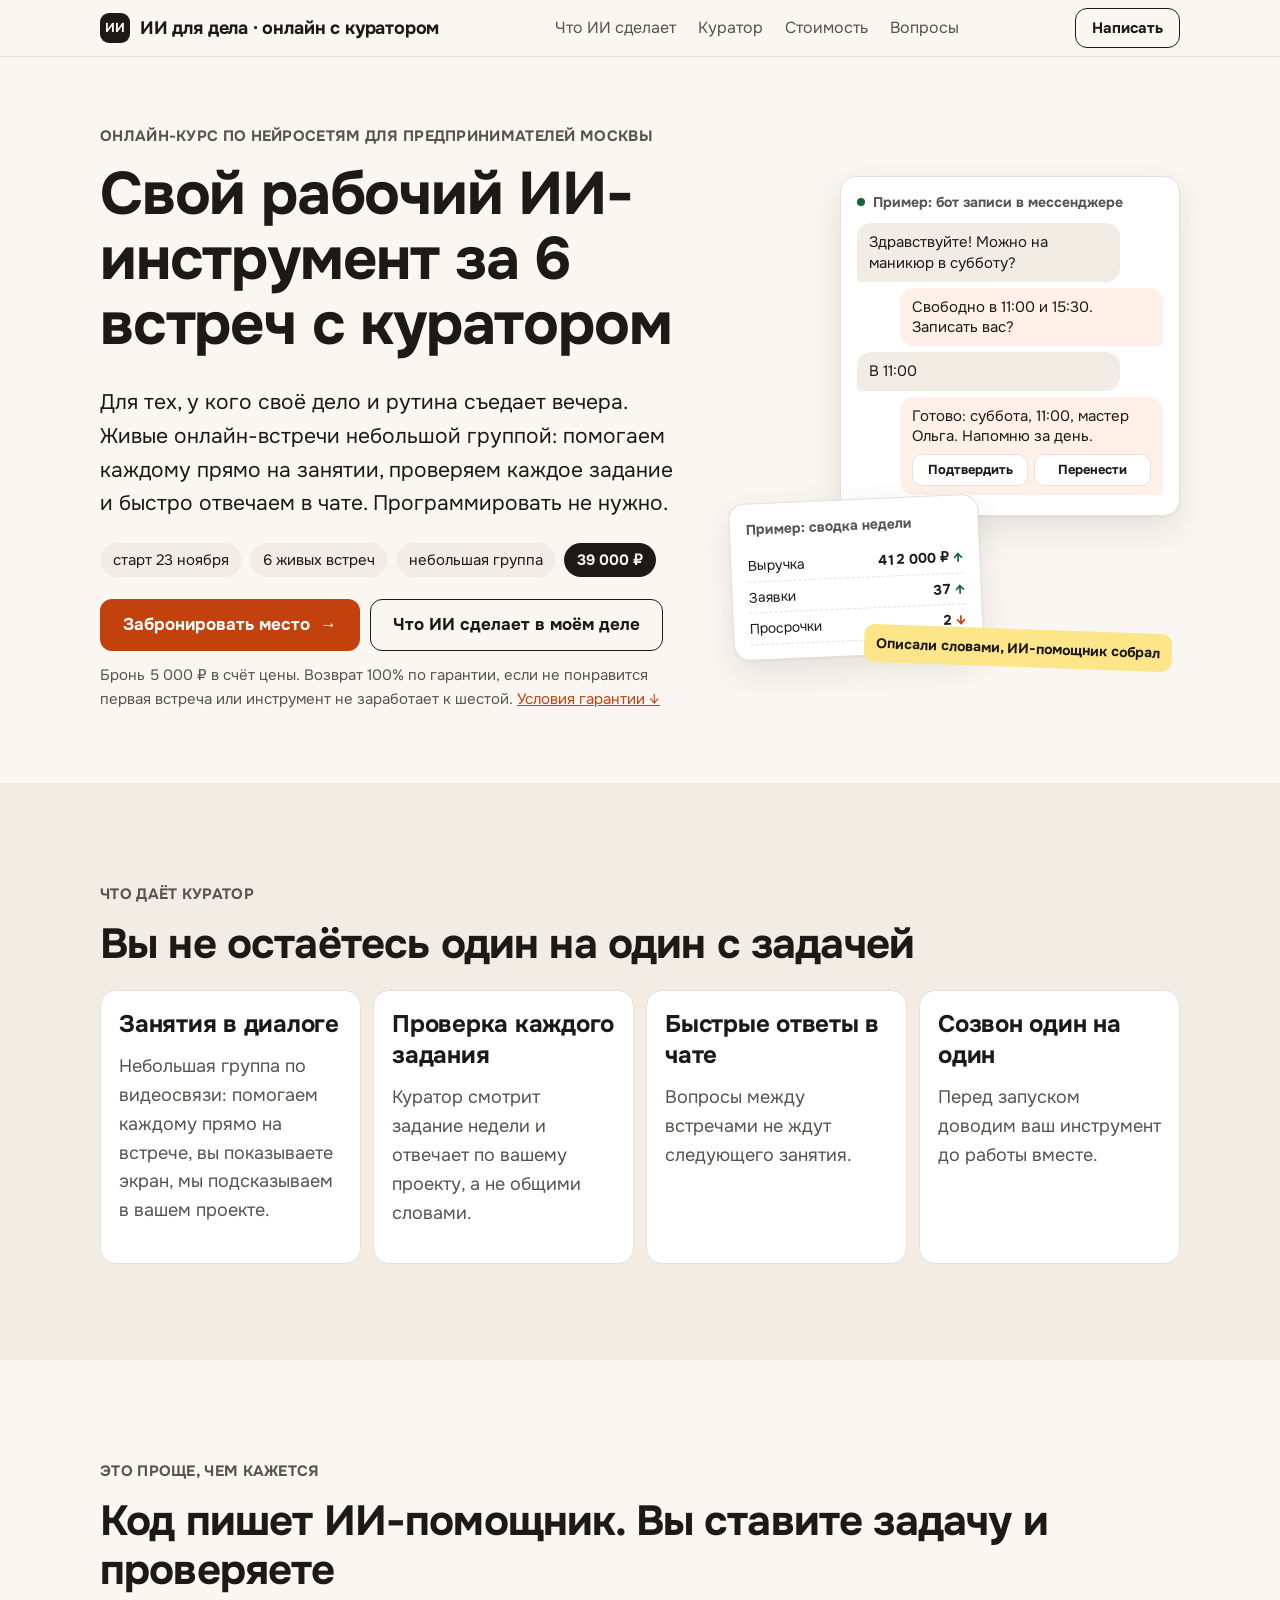
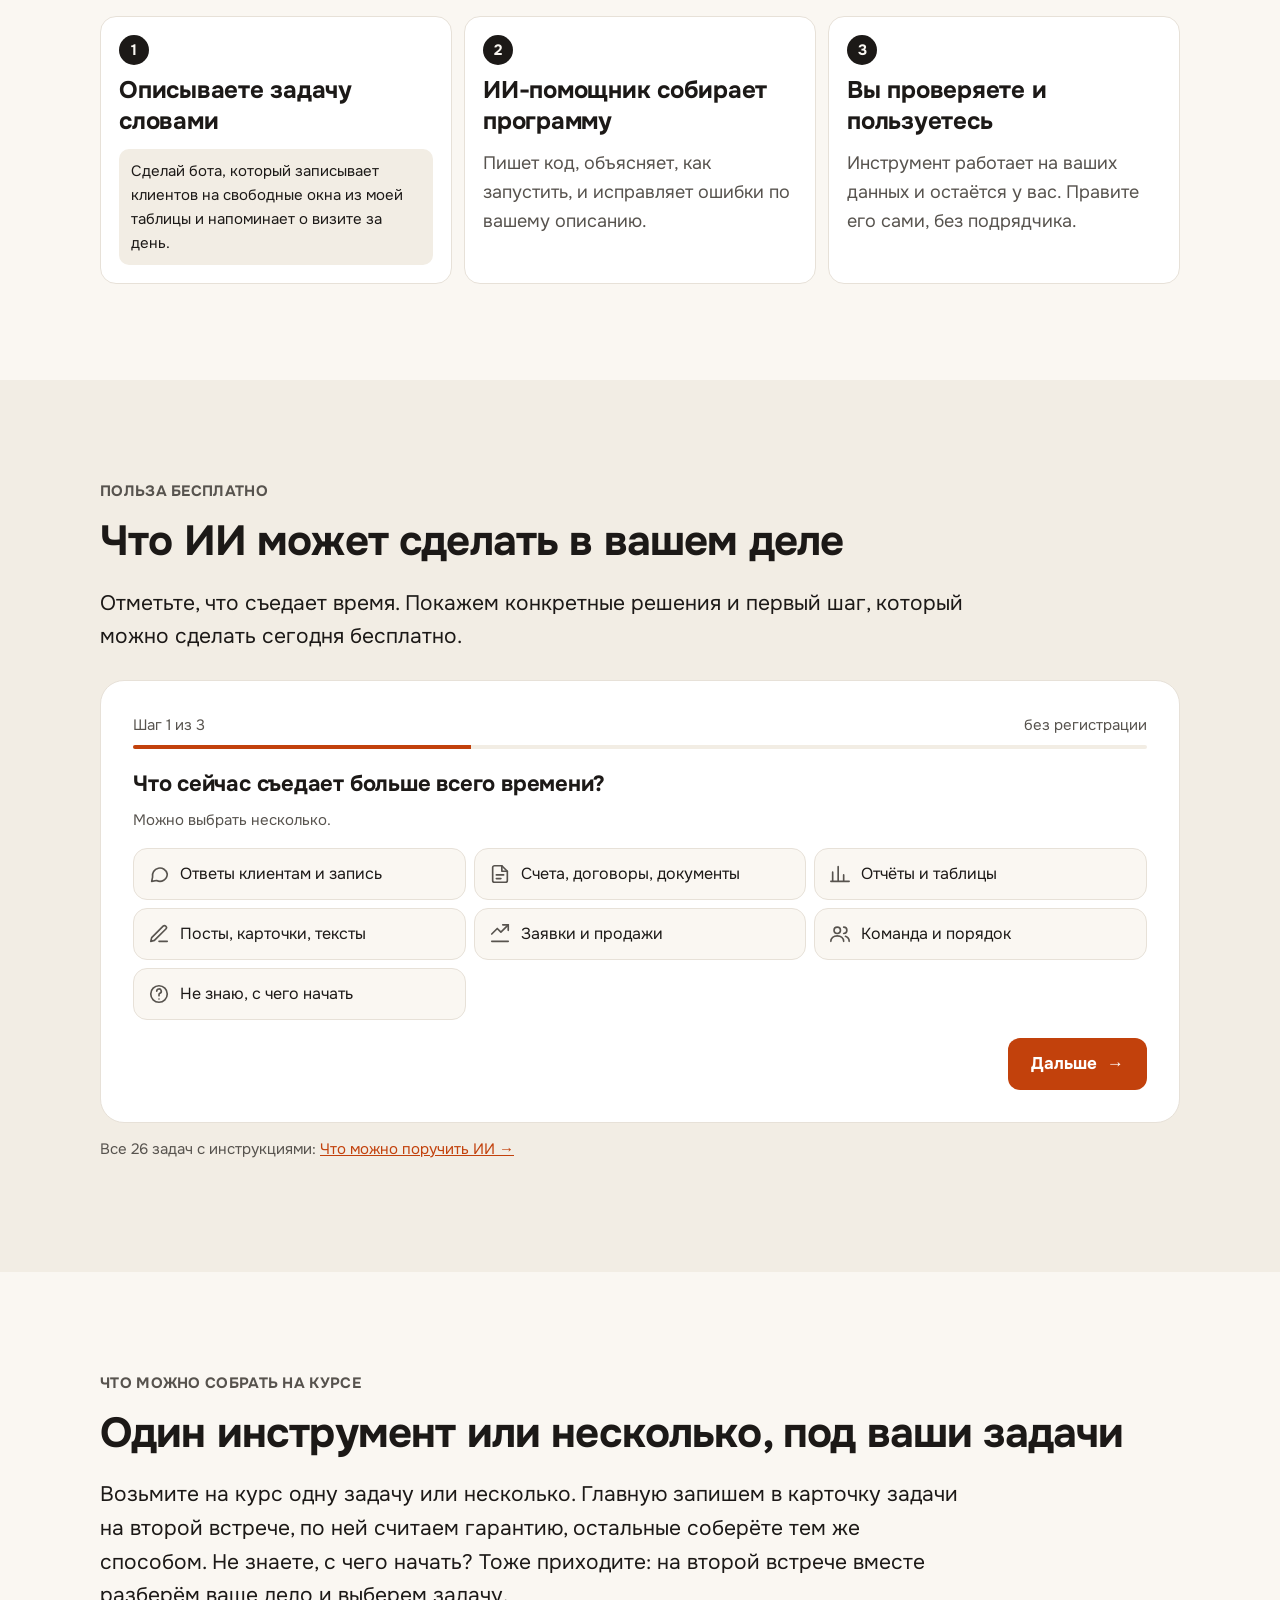
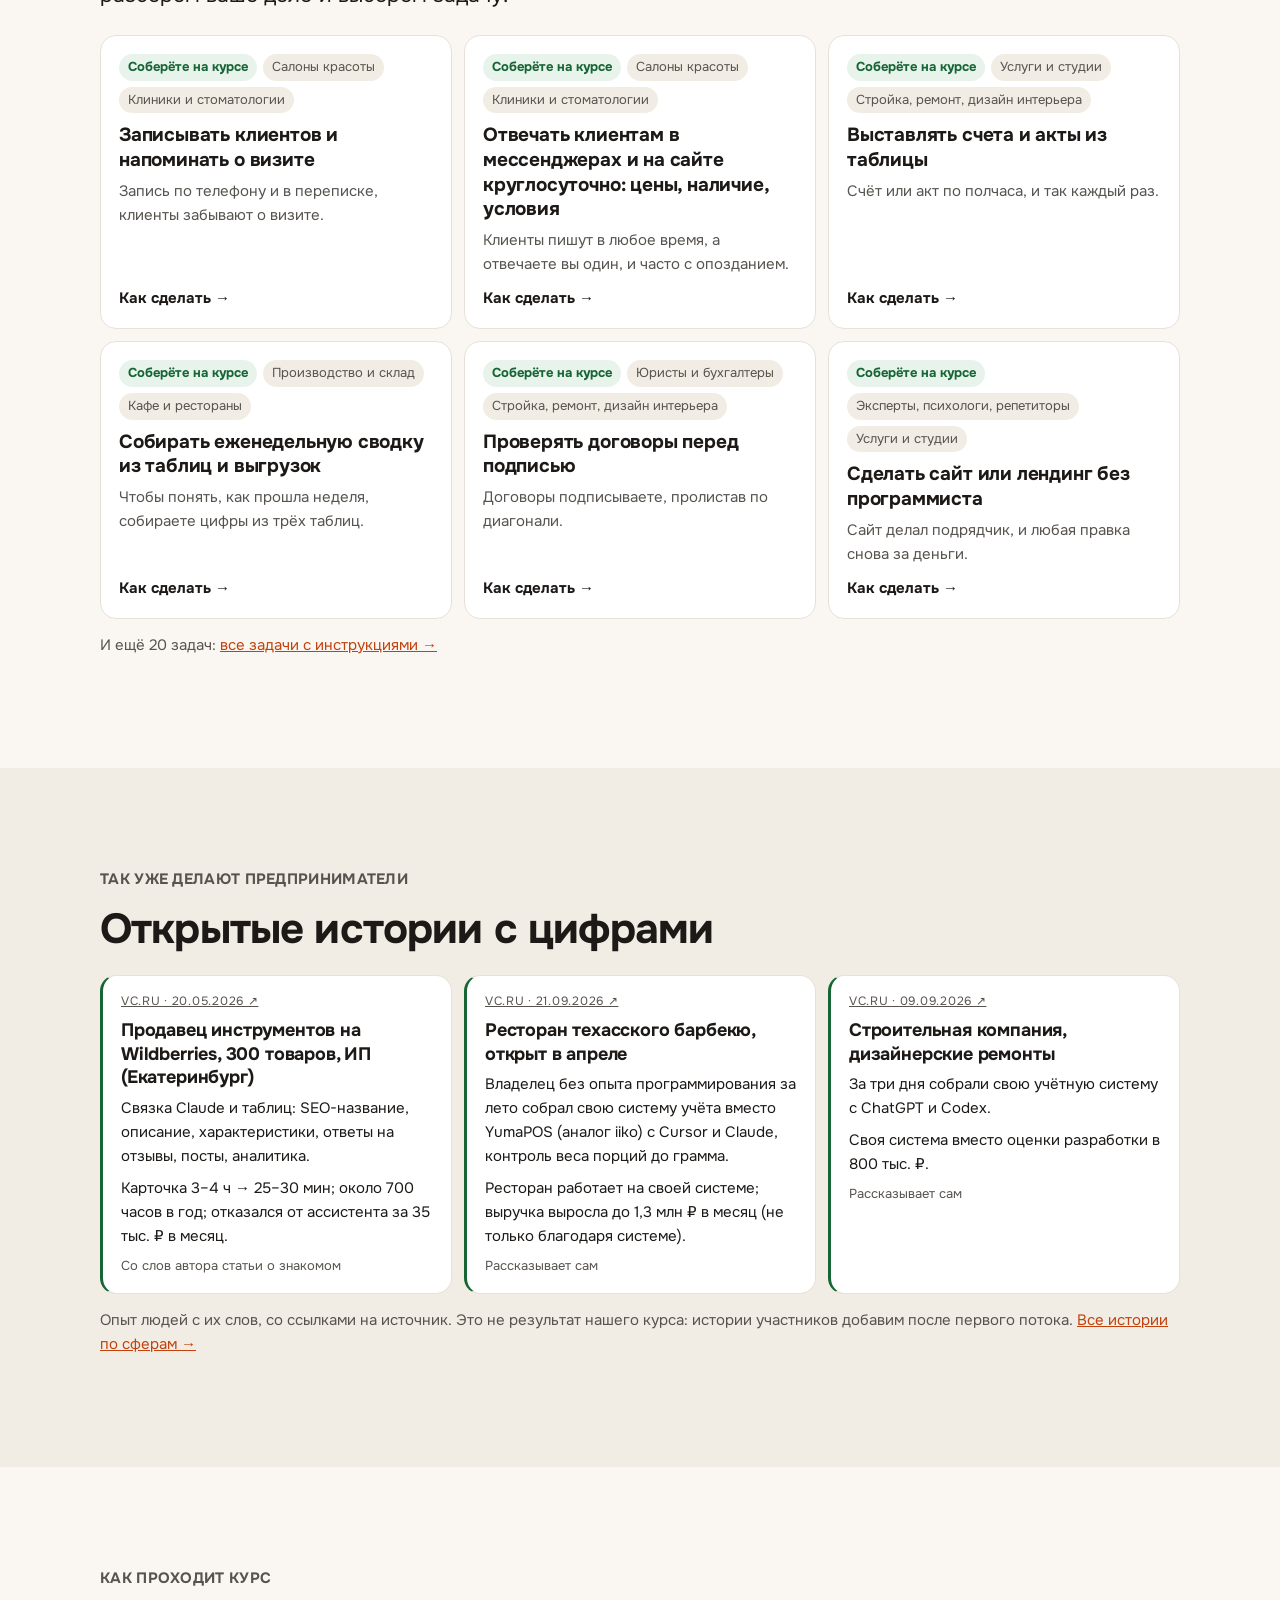
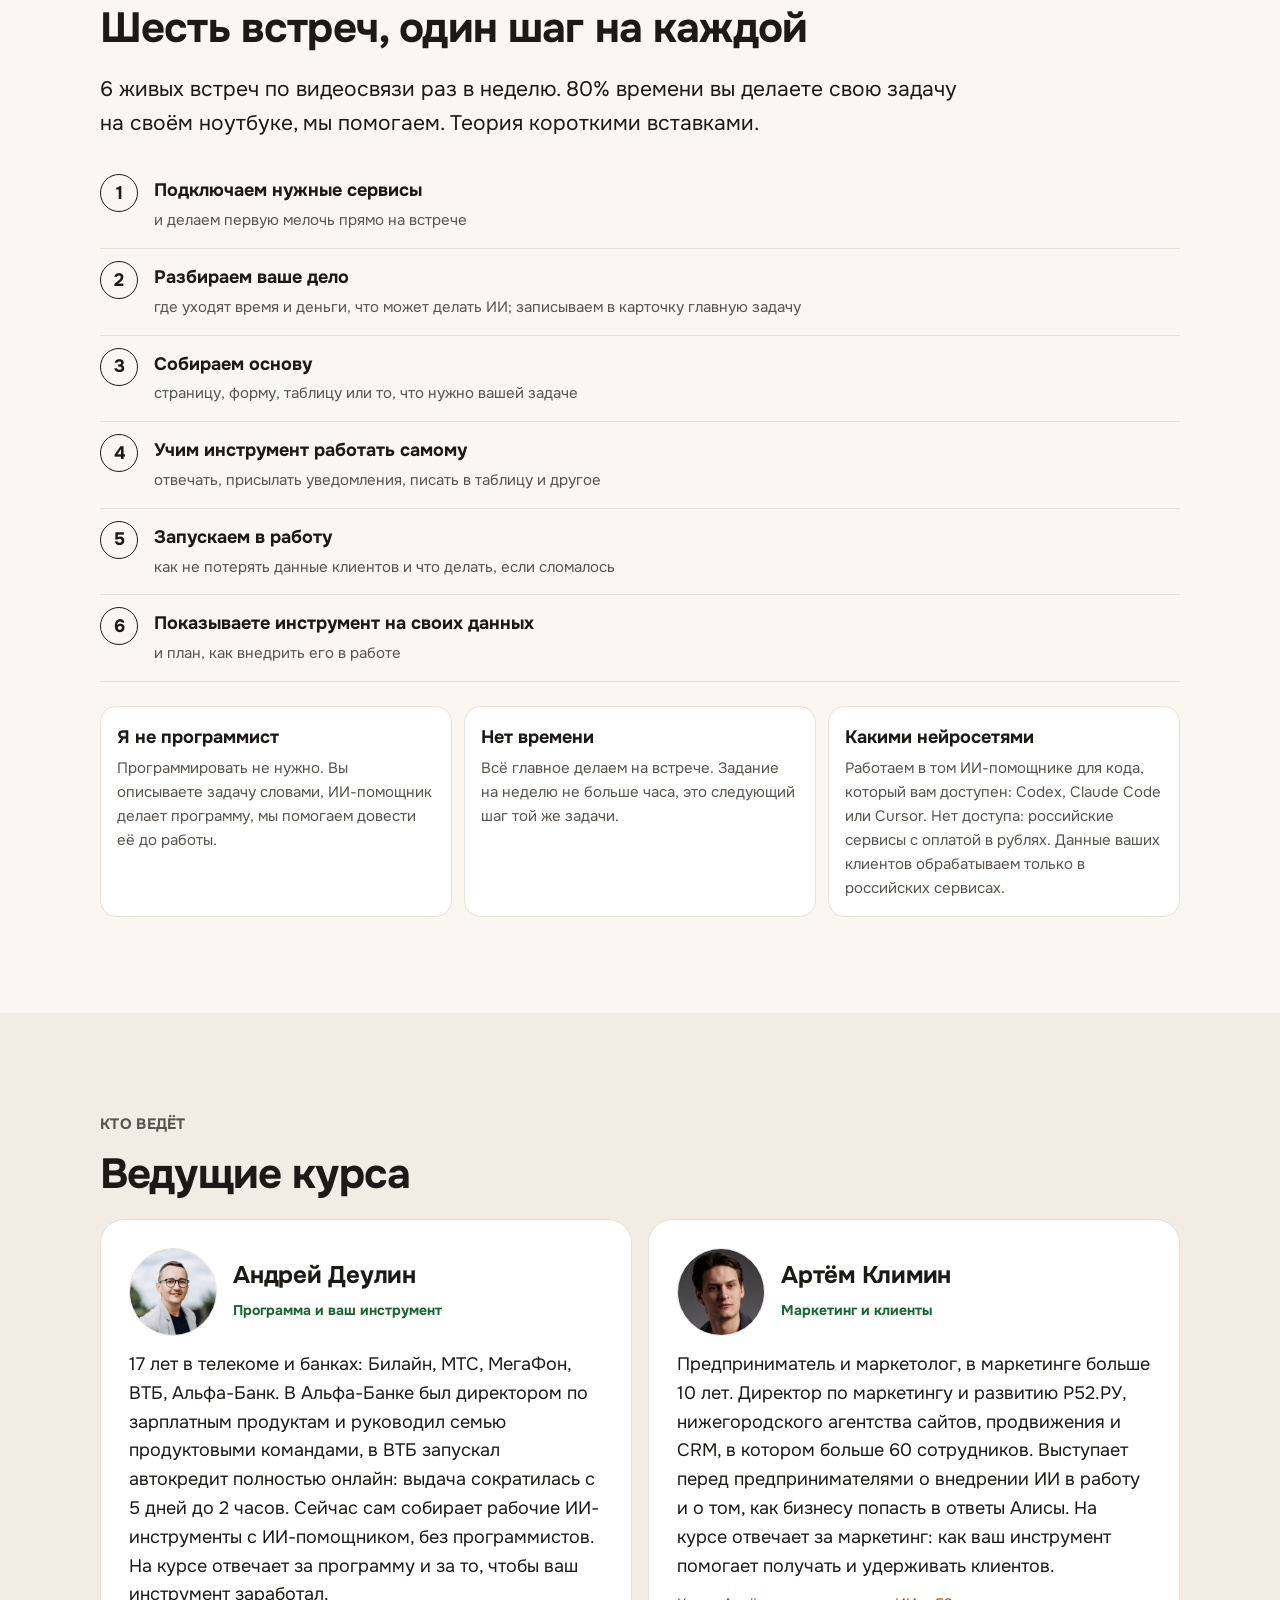
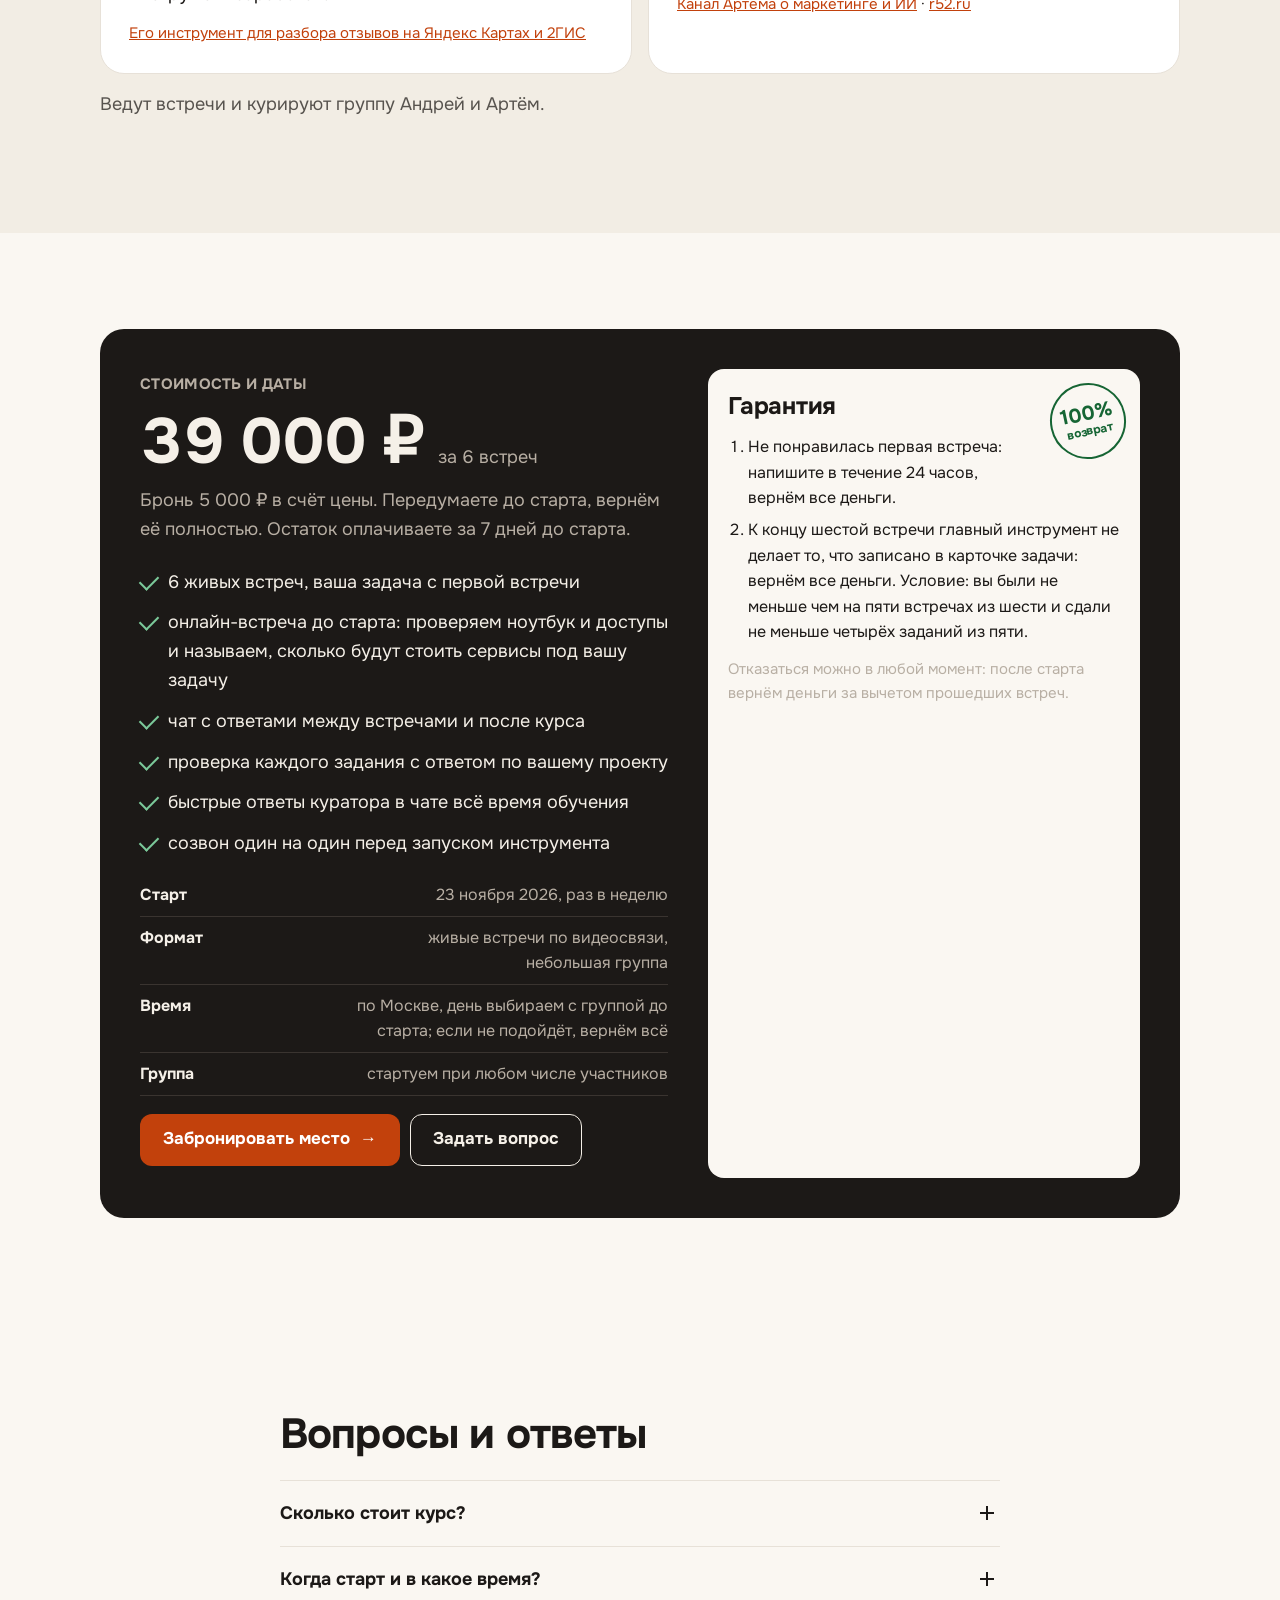
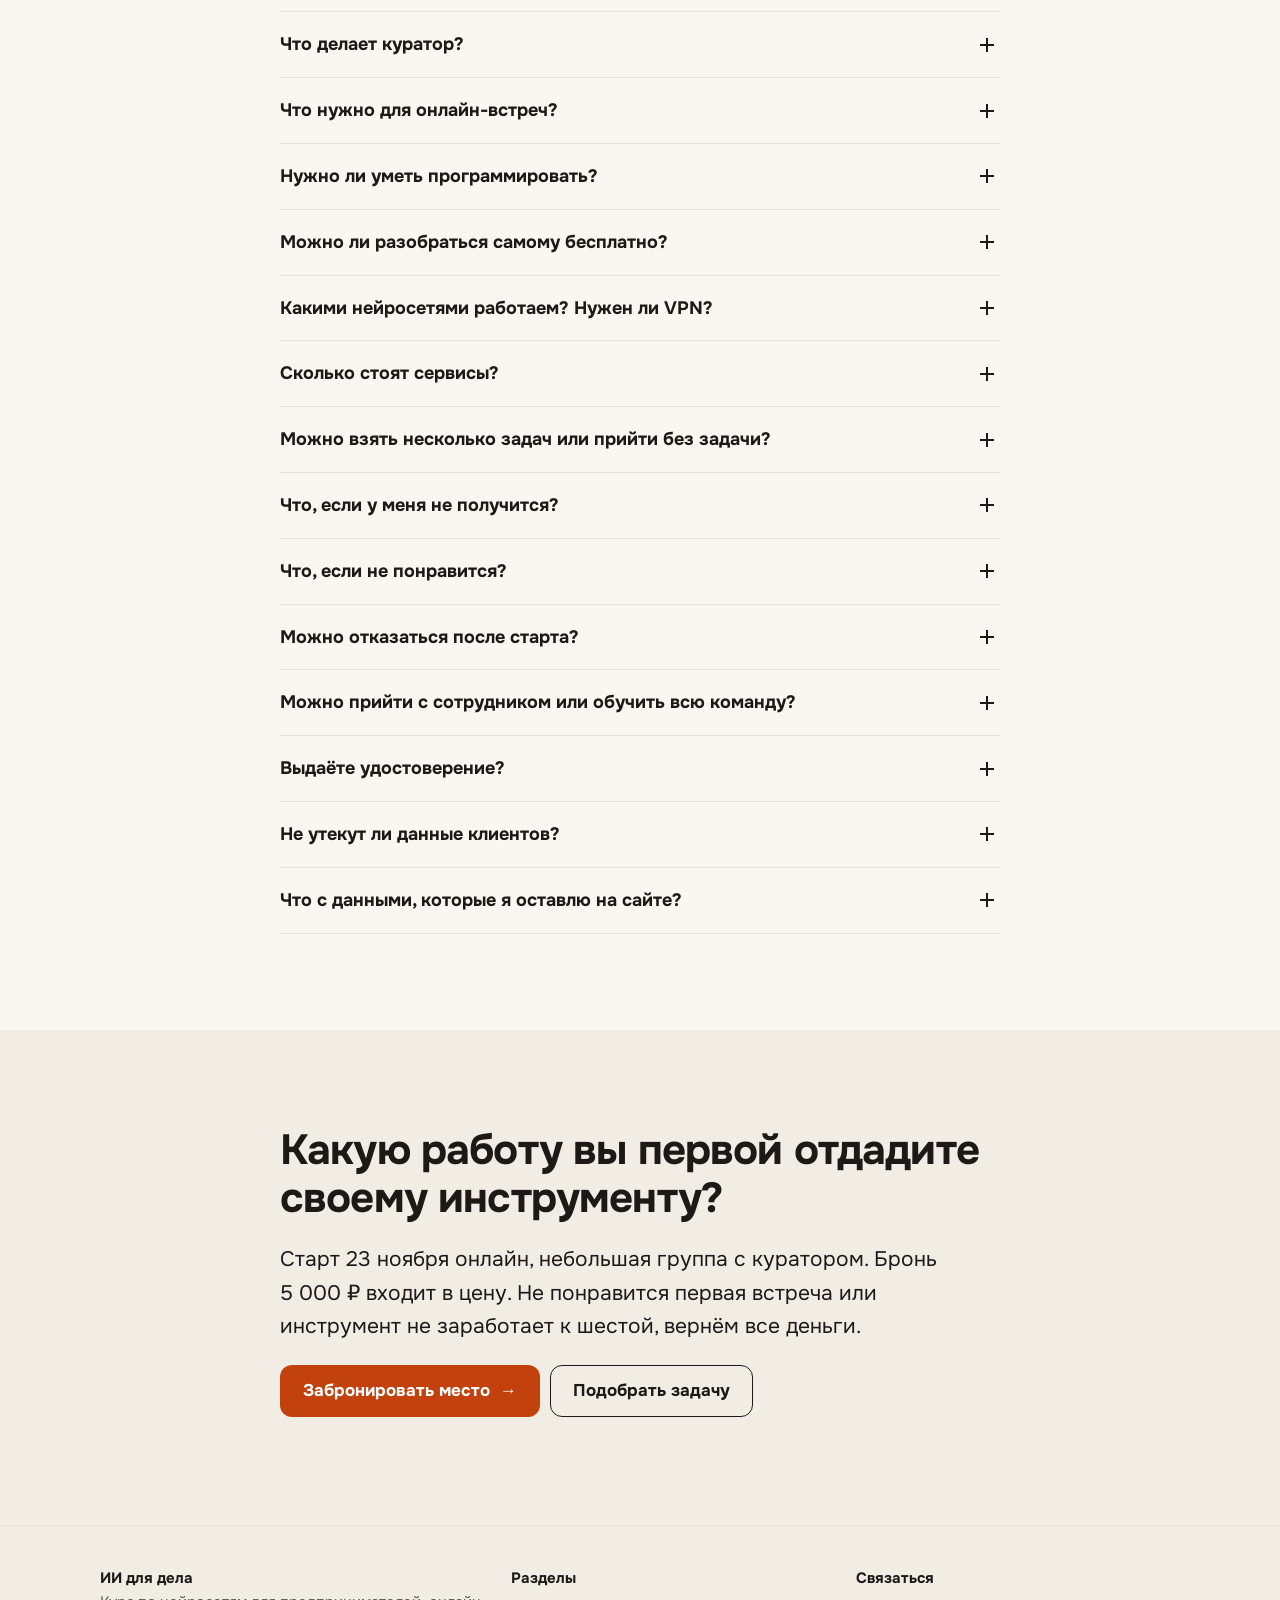
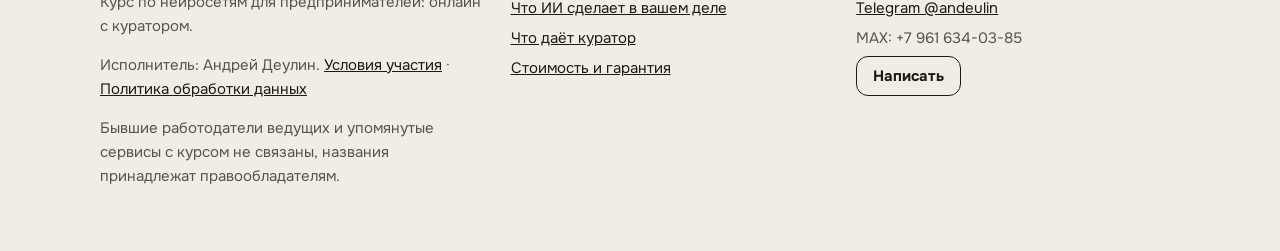
<file: index.html>
<!doctype html>
<html lang="ru">
<head>
<meta charset="utf-8">
<meta name="viewport" content="width=device-width, initial-scale=1, viewport-fit=cover">
<title>Курсы ИИ для предпринимателей Москвы онлайн с куратором: свой ИИ-инструмент за 6 встреч | ИИ для дела</title>
<meta name="description" content="Онлайн-курс по нейросетям для предпринимателей Москвы: 6 живых встреч небольшой группой с куратором, проверка каждого задания. Программировать не нужно. 39 000 ₽, старт 23 ноября 2026.">
<link rel="canonical" href="https://andeulin.github.io/ii-dlya-dela-moskva/">
<meta property="og:type" content="website">
<meta property="og:locale" content="ru_RU">
<meta property="og:title" content="Курсы ИИ для предпринимателей Москвы онлайн с куратором: свой ИИ-инструмент за 6 встреч | ИИ для дела">
<meta property="og:description" content="Онлайн-курс по нейросетям для предпринимателей Москвы: 6 живых встреч небольшой группой с куратором, проверка каждого задания. Программировать не нужно. 39 000 ₽, старт 23 ноября 2026.">
<meta property="og:url" content="https://andeulin.github.io/ii-dlya-dela-moskva/">
<meta name="theme-color" content="#FAF7F2">
<link rel="icon" href="./assets/favicon.svg" type="image/svg+xml">
<link rel="preload" href="./assets/fonts/onest-cyrillic.woff2" as="font" type="font/woff2" crossorigin>
<link rel="stylesheet" href="./assets/site.css">
<script type="application/ld+json">{"@context": "https://schema.org", "@type": "Course", "name": "Свой рабочий ИИ-инструмент за 6 встреч", "description": "Курс по нейросетям для предпринимателей: каждый участник собирает ИИ-инструмент под задачу своего дела. Программировать не нужно.", "provider": {"@type": "Organization", "name": "ИИ для дела", "url": "https://andeulin.github.io/ii-dlya-dela/"}, "inLanguage": "ru", "hasCourseInstance": [{"@type": "CourseInstance", "courseMode": "online", "startDate": "2026-11-23", "courseSchedule": {"@type": "Schedule", "repeatFrequency": "P1W", "repeatCount": 6}, "location": {"@type": "VirtualLocation", "url": "https://andeulin.github.io/ii-dlya-dela-moskva/"}, "instructor": [{"@type": "Person", "name": "Андрей Деулин"}, {"@type": "Person", "name": "Артём Климин", "jobTitle": "Директор по маркетингу и развитию Р52.РУ"}]}], "offers": {"@type": "Offer", "price": 39000, "priceCurrency": "RUB", "category": "Paid"}}</script><script type="application/ld+json">{"@context": "https://schema.org", "@type": "FAQPage", "mainEntity": [{"@type": "Question", "name": "Сколько стоит курс?", "acceptedAnswer": {"@type": "Answer", "text": "39 000 ₽ за 6 живых онлайн-встреч с куратором. Бронь 5 000 ₽ входит в стоимость."}}, {"@type": "Question", "name": "Когда старт и в какое время?", "acceptedAnswer": {"@type": "Answer", "text": "23 ноября 2026, дальше раз в неделю. Время по Москве, день и час выбираем вместе с группой до старта. Если время вам не подойдёт, вернём всё. Стартуем при любом числе участников."}}, {"@type": "Question", "name": "Что делает куратор?", "acceptedAnswer": {"@type": "Answer", "text": "Помогает на занятии, проверяет каждое задание, отвечает в чате всё время обучения и проводит созвон один на один перед запуском инструмента."}}, {"@type": "Question", "name": "Что нужно для онлайн-встреч?", "acceptedAnswer": {"@type": "Answer", "text": "Ноутбук с камерой и микрофоном и стабильный интернет. Всё проверяем на онлайн-встрече до старта."}}, {"@type": "Question", "name": "Нужно ли уметь программировать?", "acceptedAnswer": {"@type": "Answer", "text": "Нет. Достаточно уметь пользоваться интернетом. Программу делает ИИ-помощник, вы ставите задачу и проверяете результат."}}, {"@type": "Question", "name": "Можно ли разобраться самому бесплатно?", "acceptedAnswer": {"@type": "Answer", "text": "Можно, если есть время искать ответы. Первый шаг по любой задаче есть на этом сайте бесплатно. На курсе ваша задача идёт с первой встречи, а на вопросы отвечаем на встречах и в чате."}}, {"@type": "Question", "name": "Какими нейросетями работаем? Нужен ли VPN?", "acceptedAnswer": {"@type": "Answer", "text": "Работаем в том ИИ-помощнике для кода, который вам доступен: Codex, Claude Code или Cursor. Если доступа нет, используем российские сервисы с оплатой в рублях, для них VPN не нужен. Доступность зарубежных сервисов из России и их правила от нас не зависят, поэтому учим держать резервную копию проекта. Данные ваших клиентов обрабатываем только в российских сервисах."}}, {"@type": "Question", "name": "Сколько стоят сервисы?", "acceptedAnswer": {"@type": "Answer", "text": "Зависит от задачи и выбранного помощника. Точную сумму под вашу задачу называем на онлайн-встрече до старта, до оплаты остатка."}}, {"@type": "Question", "name": "Можно взять несколько задач или прийти без задачи?", "acceptedAnswer": {"@type": "Answer", "text": "Да. Главную задачу записываем в карточку на второй встрече, по ней считаем гарантию, остальные собираете тем же способом. Нет задачи: на второй встрече вместе разберём ваше дело и выберем."}}, {"@type": "Question", "name": "Что, если у меня не получится?", "acceptedAnswer": {"@type": "Answer", "text": "Если к концу шестой встречи главный инструмент не делает то, что записано в карточке задачи, вернём все деньги. Условие: вы были не меньше чем на пяти встречах из шести и сдали не меньше четырёх заданий из пяти."}}, {"@type": "Question", "name": "Что, если не понравится?", "acceptedAnswer": {"@type": "Answer", "text": "Напишите в течение 24 часов после первой встречи, вернём все деньги."}}, {"@type": "Question", "name": "Можно отказаться после старта?", "acceptedAnswer": {"@type": "Answer", "text": "Да, в любой момент. Вернём деньги за вычетом прошедших встреч в течение 10 дней."}}, {"@type": "Question", "name": "Можно прийти с сотрудником или обучить всю команду?", "acceptedAnswer": {"@type": "Answer", "text": "Можно прийти вдвоём: каждый собирает свой инструмент, бронь на каждого. Обучение команды на задачах вашей компании обсуждаем отдельно, напишите нам."}}, {"@type": "Question", "name": "Выдаёте удостоверение?", "acceptedAnswer": {"@type": "Answer", "text": "Документа об образовании нет: вы уходите с работающим инструментом для своего дела."}}, {"@type": "Question", "name": "Не утекут ли данные клиентов?", "acceptedAnswer": {"@type": "Answer", "text": "Учимся на обезличенных данных и отдельно разбираем, что можно отдавать нейросети, а что нельзя."}}, {"@type": "Question", "name": "Что с данными, которые я оставлю на сайте?", "acceptedAnswer": {"@type": "Answer", "text": "Сайт не собирает ваши данные: вы пишете нам сами в Telegram или MAX. Переписку используем, только чтобы ответить и выполнить договор."}}]}</script>
</head>
<body>
<a class="sr" href="#main">К содержанию</a>
<header class="hdr"><div class="wrap"><a class="logo" href="./"><span class="logo-mark">ИИ</span>ИИ для дела · онлайн с куратором</a><nav class="nav" aria-label="Разделы"><a href="#podbor">Что ИИ сделает</a><a href="#kurator">Куратор</a><a href="#price">Стоимость</a><a href="#faq">Вопросы</a></nav><button type="button" class="btn btn-line btn-sm" data-write="Здравствуйте, Андрей! Вопрос про курс ИИ для дела: " data-where="header">Написать</button></div></header>
<main id="main">
<section class="hero"><div class="wrap hero-grid"><div>
<span class="eyebrow">ОНЛАЙН-КУРС ПО НЕЙРОСЕТЯМ ДЛЯ ПРЕДПРИНИМАТЕЛЕЙ МОСКВЫ</span>
<h1>Свой рабочий ИИ-инструмент за 6 встреч с куратором</h1>
<p class="lead">Для тех, у кого своё дело и рутина съедает вечера. Живые онлайн-встречи небольшой группой: помогаем каждому прямо на занятии, проверяем каждое задание и быстро отвечаем в чате. Программировать не нужно.</p>
<ul class="chips"><li class="chip">старт 23 ноября</li><li class="chip">6 живых встреч</li><li class="chip">небольшая группа</li><li class="chip dark"><b>39 000 ₽</b></li></ul>
<div class="cta-row"><button type="button" class="btn btn-main" data-write="Здравствуйте, Андрей! Хочу на онлайн-курс ИИ для дела с куратором, старт 23 ноября. Моя задача: " data-where="hero">Забронировать место <span class="arr">→</span></button><a class="btn btn-line" href="#podbor">Что ИИ сделает в моём деле</a></div>
<p class="guar-line">Бронь 5 000 ₽ в счёт цены. Возврат 100% по гарантии, если не понравится первая встреча или инструмент не заработает к шестой. <a href="#price">Условия гарантии ↓</a></p>
</div><div class="desk" aria-label="Пример того, что можно собрать">
<div class="mock mock-chat"><div class="mock-title"><span class="dot"></span>Пример: бот записи в мессенджере</div>
<div class="bub in">Здравствуйте! Можно на маникюр в субботу?</div>
<div class="bub out">Свободно в 11:00 и 15:30. Записать вас?</div>
<div class="bub in">В 11:00</div>
<div class="bub out">Готово: суббота, 11:00, мастер Ольга. Напомню за день.<div class="bub-btns"><span>Подтвердить</span><span>Перенести</span></div></div>
</div>
<div class="mock mock-sum"><div class="mock-title">Пример: сводка недели</div>
<table><tr><td>Выручка</td><td>412 000 ₽ <span class="up">↑</span></td></tr><tr><td>Заявки</td><td>37 <span class="up">↑</span></td></tr><tr><td>Просрочки</td><td>2 <span class="dn">↓</span></td></tr></table></div>
<div class="mock-note">Описали словами, ИИ-помощник собрал</div>
</div></div></section><section class="sec alt" id="kurator"><div class="wrap">
<span class="eyebrow">ЧТО ДАЁТ КУРАТОР</span><h2>Вы не остаётесь один на один с задачей</h2>
<div class="steps3" style="grid-template-columns:repeat(auto-fit,minmax(240px,1fr))">
<div class="step"><h3>Занятия в диалоге</h3><p class="muted">Небольшая группа по видеосвязи: помогаем каждому прямо на встрече, вы показываете экран, мы подсказываем в вашем проекте.</p></div>
<div class="step"><h3>Проверка каждого задания</h3><p class="muted">Куратор смотрит задание недели и отвечает по вашему проекту, а не общими словами.</p></div>
<div class="step"><h3>Быстрые ответы в чате</h3><p class="muted">Вопросы между встречами не ждут следующего занятия.</p></div>
<div class="step"><h3>Созвон один на один</h3><p class="muted">Перед запуском доводим ваш инструмент до работы вместе.</p></div>
</div></div></section><section class="sec"><div class="wrap">
<span class="eyebrow">ЭТО ПРОЩЕ, ЧЕМ КАЖЕТСЯ</span>
<h2>Код пишет ИИ-помощник. Вы ставите задачу и проверяете</h2>
<div class="steps3">
<div class="step"><span class="step-n">1</span><h3>Описываете задачу словами</h3><q>Сделай бота, который записывает клиентов на свободные окна из моей таблицы и напоминает о визите за день.</q></div>
<div class="step"><span class="step-n">2</span><h3>ИИ-помощник собирает программу</h3><p class="muted">Пишет код, объясняет, как запустить, и исправляет ошибки по вашему описанию.</p></div>
<div class="step"><span class="step-n">3</span><h3>Вы проверяете и пользуетесь</h3><p class="muted">Инструмент работает на ваших данных и остаётся у вас. Правите его сами, без подрядчика.</p></div>
</div></div></section><section class="sec alt" id="podbor"><div class="wrap">
<span class="eyebrow">ПОЛЬЗА БЕСПЛАТНО</span>
<h2>Что ИИ может сделать в вашем деле</h2>
<p class="lead">Отметьте, что съедает время. Покажем конкретные решения и первый шаг, который можно сделать сегодня бесплатно.</p>
<div class="picker" data-base="./">
<div class="pk-head"><span class="pk-count">Шаг 1 из 3</span><span>без регистрации</span></div>
<div class="pk-bar"><i></i></div>
<div class="pk-step"><p class="pk-q">Что сейчас съедает больше всего времени?</p><p class="pk-hint">Можно выбрать несколько.</p>
<div class="pk-opts"><button type="button" class="opt" data-v="clients" aria-pressed="false"><svg class="ic" width="22" height="22" viewBox="0 0 24 24" fill="none" stroke="currentColor" stroke-width="1.8" stroke-linecap="round" stroke-linejoin="round" aria-hidden="true"><path d="M21 12a8 8 0 0 1-11.6 7.1L4 20l1-4.6A8 8 0 1 1 21 12z"/></svg><span>Ответы клиентам и запись</span></button><button type="button" class="opt" data-v="docs" aria-pressed="false"><svg class="ic" width="22" height="22" viewBox="0 0 24 24" fill="none" stroke="currentColor" stroke-width="1.8" stroke-linecap="round" stroke-linejoin="round" aria-hidden="true"><path d="M14 3H6a2 2 0 0 0-2 2v14a2 2 0 0 0 2 2h12a2 2 0 0 0 2-2V9z"/><path d="M14 3v6h6M8 13h8M8 17h5"/></svg><span>Счета, договоры, документы</span></button><button type="button" class="opt" data-v="reports" aria-pressed="false"><svg class="ic" width="22" height="22" viewBox="0 0 24 24" fill="none" stroke="currentColor" stroke-width="1.8" stroke-linecap="round" stroke-linejoin="round" aria-hidden="true"><path d="M4 20V10M10 20V4M16 20v-7M22 20H2"/></svg><span>Отчёты и таблицы</span></button><button type="button" class="opt" data-v="content" aria-pressed="false"><svg class="ic" width="22" height="22" viewBox="0 0 24 24" fill="none" stroke="currentColor" stroke-width="1.8" stroke-linecap="round" stroke-linejoin="round" aria-hidden="true"><path d="M12 20h9"/><path d="M16.5 3.5a2.1 2.1 0 0 1 3 3L7 19l-4 1 1-4z"/></svg><span>Посты, карточки, тексты</span></button><button type="button" class="opt" data-v="sales" aria-pressed="false"><svg class="ic" width="22" height="22" viewBox="0 0 24 24" fill="none" stroke="currentColor" stroke-width="1.8" stroke-linecap="round" stroke-linejoin="round" aria-hidden="true"><path d="M3 12l6-6 4 4 8-8"/><path d="M15 2h6v6"/><path d="M3 20h18"/></svg><span>Заявки и продажи</span></button><button type="button" class="opt" data-v="team" aria-pressed="false"><svg class="ic" width="22" height="22" viewBox="0 0 24 24" fill="none" stroke="currentColor" stroke-width="1.8" stroke-linecap="round" stroke-linejoin="round" aria-hidden="true"><circle cx="9" cy="8" r="3.5"/><path d="M2 20c0-3.5 3-6 7-6s7 2.5 7 6"/><path d="M16 4.5a3.5 3.5 0 0 1 0 7M22 20c0-2.6-1.6-4.6-4-5.5"/></svg><span>Команда и порядок</span></button><button type="button" class="opt" data-v="unknown" aria-pressed="false"><svg class="ic" width="22" height="22" viewBox="0 0 24 24" fill="none" stroke="currentColor" stroke-width="1.8" stroke-linecap="round" stroke-linejoin="round" aria-hidden="true"><circle cx="12" cy="12" r="9"/><path d="M9.5 9a2.5 2.5 0 1 1 3.5 2.3c-.6.3-1 .9-1 1.5V14M12 17.5h.01"/></svg><span>Не знаю, с чего начать</span></button></div>
<div class="pk-nav"><span></span><button type="button" class="btn btn-main js-next">Дальше <span class="arr">→</span></button></div></div>
<div class="pk-step hide"><p class="pk-q">Чем вы занимаетесь?</p><p class="pk-hint">Подберём примеры из вашей сферы.</p>
<div class="pk-opts"><button type="button" class="opt" data-v="salon" aria-pressed="false"><span>Салоны красоты</span></button><button type="button" class="opt" data-v="clinic" aria-pressed="false"><span>Клиники и стоматологии</span></button><button type="button" class="opt" data-v="seller" aria-pressed="false"><span>Селлеры и интернет-магазины</span></button><button type="button" class="opt" data-v="food" aria-pressed="false"><span>Кафе и рестораны</span></button><button type="button" class="opt" data-v="build" aria-pressed="false"><span>Стройка, ремонт, дизайн интерьера</span></button><button type="button" class="opt" data-v="prod" aria-pressed="false"><span>Производство и склад</span></button><button type="button" class="opt" data-v="law" aria-pressed="false"><span>Юристы и бухгалтеры</span></button><button type="button" class="opt" data-v="expert" aria-pressed="false"><span>Эксперты, психологи, репетиторы</span></button><button type="button" class="opt" data-v="realty" aria-pressed="false"><span>Недвижимость</span></button><button type="button" class="opt" data-v="services" aria-pressed="false"><span>Услуги и студии</span></button><button type="button" class="opt" data-v="other" aria-pressed="false"><span>Другое</span></button></div>
<div class="pk-nav"><button type="button" class="linkbtn js-back">← Назад</button><span></span></div></div>
<div class="pk-res" aria-live="polite"></div>
</div>
<p class="note">Все 26 задач с инструкциями: <a href="./zadachi/">Что можно поручить ИИ →</a></p>
</div></section><section class="sec"><div class="wrap">
<span class="eyebrow">ЧТО МОЖНО СОБРАТЬ НА КУРСЕ</span>
<h2>Один инструмент или несколько, под ваши задачи</h2>
<p class="lead">Возьмите на курс одну задачу или несколько. Главную запишем в карточку задачи на второй встрече, по ней считаем гарантию, остальные соберёте тем же способом. Не знаете, с чего начать? Тоже приходите: на второй встрече вместе разберём ваше дело и выберем задачу.</p>
<div class="cards"><a class="card" href="https://andeulin.github.io/ii-dlya-dela/zadachi/zapis-i-napominaniya/" data-group="clients" data-sphere="salon clinic expert services"><div class="tags"><span class="tag ok">Соберёте на курсе</span><span class="tag">Салоны красоты</span><span class="tag">Клиники и стоматологии</span></div><h3>Записывать клиентов и напоминать о визите</h3><p>Запись по телефону и в переписке, клиенты забывают о визите.</p><span class="go">Как сделать →</span></a><a class="card" href="https://andeulin.github.io/ii-dlya-dela/zadachi/otvety-klientam/" data-group="clients" data-sphere="salon clinic seller food realty services expert"><div class="tags"><span class="tag ok">Соберёте на курсе</span><span class="tag">Салоны красоты</span><span class="tag">Клиники и стоматологии</span></div><h3>Отвечать клиентам в мессенджерах и на сайте круглосуточно: цены, наличие, условия</h3><p>Клиенты пишут в любое время, а отвечаете вы один, и часто с опозданием.</p><span class="go">Как сделать →</span></a><a class="card" href="https://andeulin.github.io/ii-dlya-dela/zadachi/scheta-i-akty/" data-group="docs" data-sphere="services build expert law"><div class="tags"><span class="tag ok">Соберёте на курсе</span><span class="tag">Услуги и студии</span><span class="tag">Стройка, ремонт, дизайн интерьера</span></div><h3>Выставлять счета и акты из таблицы</h3><p>Счёт или акт по полчаса, и так каждый раз.</p><span class="go">Как сделать →</span></a><a class="card" href="https://andeulin.github.io/ii-dlya-dela/zadachi/svodka-nedeli/" data-group="reports" data-sphere="prod food services seller build"><div class="tags"><span class="tag ok">Соберёте на курсе</span><span class="tag">Производство и склад</span><span class="tag">Кафе и рестораны</span></div><h3>Собирать еженедельную сводку из таблиц и выгрузок</h3><p>Чтобы понять, как прошла неделя, собираете цифры из трёх таблиц.</p><span class="go">Как сделать →</span></a><a class="card" href="https://andeulin.github.io/ii-dlya-dela/zadachi/proverka-dogovorov/" data-group="docs" data-sphere="law build prod services expert"><div class="tags"><span class="tag ok">Соберёте на курсе</span><span class="tag">Юристы и бухгалтеры</span><span class="tag">Стройка, ремонт, дизайн интерьера</span></div><h3>Проверять договоры перед подписью</h3><p>Договоры подписываете, пролистав по диагонали.</p><span class="go">Как сделать →</span></a><a class="card" href="https://andeulin.github.io/ii-dlya-dela/zadachi/sait-bez-programmista/" data-group="content" data-sphere="expert services build salon"><div class="tags"><span class="tag ok">Соберёте на курсе</span><span class="tag">Эксперты, психологи, репетиторы</span><span class="tag">Услуги и студии</span></div><h3>Сделать сайт или лендинг без программиста</h3><p>Сайт делал подрядчик, и любая правка снова за деньги.</p><span class="go">Как сделать →</span></a></div>
<p class="note">И ещё 20 задач: <a href="https://andeulin.github.io/ii-dlya-dela/zadachi/">все задачи с инструкциями →</a></p>
</div></section><section class="sec alt"><div class="wrap">
<span class="eyebrow">ТАК УЖЕ ДЕЛАЮТ ПРЕДПРИНИМАТЕЛИ</span>
<h2>Открытые истории с цифрами</h2>
<div class="cuts"><article class="cut" data-sphere="seller"><div class="cut-src"><a href="https://vc.ru/ai/2940049-seller-instrumentov-na-wildberries-avtomatiziroval-vsyu-tekstovku-cherez-neiroseti-vremya-na-novinku-upalo-s-4-chasov-do-25-minut-delyus-ego-setapom" target="_blank" rel="noopener">VC.ru · 20.05.2026 ↗</a></div><h3>Продавец инструментов на Wildberries, 300 товаров, ИП (Екатеринбург)</h3><p>Связка Claude и таблиц: SEO-название, описание, характеристики, ответы на отзывы, посты, аналитика.</p><p>Карточка 3–4 ч → 25–30 мин; около 700 часов в год; отказался от ассистента за 35 тыс. ₽ в месяц.</p><p class="who">Со слов автора статьи о знакомом</p></article><article class="cut" data-sphere="food"><div class="cut-src"><a href="https://vc.ru/life/3148520-za-leto-sozdal-analog-iiko-i-perevel-svoi-restoran-tehasskogo-bbq-c-yumapos-na-svoyu-it-sistemu" target="_blank" rel="noopener">VC.ru · 21.09.2026 ↗</a></div><h3>Ресторан техасского барбекю, открыт в апреле</h3><p>Владелец без опыта программирования за лето собрал свою систему учёта вместо YumaPOS (аналог iiko) с Cursor и Claude, контроль веса порций до грамма.</p><p>Ресторан работает на своей системе; выручка выросла до 1,3 млн ₽ в месяц (не только благодаря системе).</p><p class="who">Рассказывает сам</p></article><article class="cut" data-sphere="build"><div class="cut-src"><a href="https://vc.ru/ai/3128130-kak-my-poltora-goda-navodili-poryadok-v-dizainerskih-remontah-a-potom-za-tri-dnya-sobrali-svoyu-erp-s-chatgpt-i-code" target="_blank" rel="noopener">VC.ru · 09.09.2026 ↗</a></div><h3>Строительная компания, дизайнерские ремонты</h3><p>За три дня собрали свою учётную систему с ChatGPT и Codex.</p><p>Своя система вместо оценки разработки в 800 тыс. ₽.</p><p class="who">Рассказывает сам</p></article></div>
<p class="note">Опыт людей с их слов, со ссылками на источник. Это не результат нашего курса: истории участников добавим после первого потока. <a href="https://andeulin.github.io/ii-dlya-dela/primery/">Все истории по сферам →</a></p>
</div></section><section class="sec"><div class="wrap">
<span class="eyebrow">КАК ПРОХОДИТ КУРС</span>
<h2>Шесть встреч, один шаг на каждой</h2>
<p class="lead">6 живых встреч по видеосвязи раз в неделю. 80% времени вы делаете свою задачу на своём ноутбуке, мы помогаем. Теория короткими вставками.</p>
<ol class="plan">
<li><b>Подключаем нужные сервисы</b><span>и делаем первую мелочь прямо на встрече</span></li>
<li><b>Разбираем ваше дело</b><span>где уходят время и деньги, что может делать ИИ; записываем в карточку главную задачу</span></li>
<li><b>Собираем основу</b><span>страницу, форму, таблицу или то, что нужно вашей задаче</span></li>
<li><b>Учим инструмент работать самому</b><span>отвечать, присылать уведомления, писать в таблицу и другое</span></li>
<li><b>Запускаем в работу</b><span>как не потерять данные клиентов и что делать, если сломалось</span></li>
<li><b>Показываете инструмент на своих данных</b><span>и план, как внедрить его в работе</span></li>
</ol>
<div class="qa-mini">
<div><b>Я не программист</b><p>Программировать не нужно. Вы описываете задачу словами, ИИ-помощник делает программу, мы помогаем довести её до работы.</p></div>
<div><b>Нет времени</b><p>Всё главное делаем на встрече. Задание на неделю не больше часа, это следующий шаг той же задачи.</p></div>
<div><b>Какими нейросетями</b><p>Работаем в том ИИ-помощнике для кода, который вам доступен: Codex, Claude Code или Cursor. Нет доступа: российские сервисы с оплатой в рублях. Данные ваших клиентов обрабатываем только в российских сервисах.</p></div>
</div></div></section><section class="sec alt" id="vedushchie"><div class="wrap">
<span class="eyebrow">КТО ВЕДЁТ</span><h2>Ведущие курса</h2>
<div class="leads"><div class="lead-card"><div class="lead-top"><img class="ava" src="./assets/img/andrei-deulin.jpg" alt="Андрей Деулин" width="88" height="88" loading="lazy">
<div><h3>Андрей Деулин</h3><span class="role">Программа и ваш инструмент</span></div></div><p>17 лет в телекоме и банках: Билайн, МТС, МегаФон, ВТБ, Альфа-Банк. В Альфа-Банке был директором по зарплатным продуктам и руководил семью продуктовыми командами, в ВТБ запускал автокредит полностью онлайн: выдача сократилась с 5 дней до 2 часов. Сейчас сам собирает рабочие ИИ-инструменты с ИИ-помощником, без программистов. На курсе отвечает за программу и за то, чтобы ваш инструмент заработал.</p><p class="lead-links"><a href="https://github.com/AnDeulin/reviews" target="_blank" rel="noopener">Его инструмент для разбора отзывов на Яндекс Картах и 2ГИС</a></p></div><div class="lead-card"><div class="lead-top"><img class="ava" src="./assets/img/artem-klimin.jpg" alt="Артём Климин" width="88" height="88" loading="lazy">
<div><h3>Артём Климин</h3><span class="role">Маркетинг и клиенты</span></div></div><p>Предприниматель и маркетолог, в маркетинге больше 10 лет. Директор по маркетингу и развитию Р52.РУ, нижегородского агентства сайтов, продвижения и CRM, в котором больше 60 сотрудников. Выступает перед предпринимателями о внедрении ИИ в работу и о том, как бизнесу попасть в ответы Алисы. На курсе отвечает за маркетинг: как ваш инструмент помогает получать и удерживать клиентов.</p><p class="lead-links"><a href="https://t.me/klimin_marketing" target="_blank" rel="noopener">Канал Артёма о маркетинге и ИИ</a> · <a href="https://r52.ru/" target="_blank" rel="noopener">r52.ru</a></p></div></div>
<p class="muted" style="margin-top:16px">Ведут встречи и курируют группу Андрей и Артём.</p>
</div></section><section class="sec" id="price"><div class="wrap"><div class="price">
<div><span class="eyebrow" style="color:var(--dark-ink-2)">СТОИМОСТЬ И ДАТЫ</span>
<div class="sum">39 000 ₽ <small>за 6 встреч</small></div>
<p class="muted" style="margin-top:12px">Бронь 5 000 ₽ в счёт цены. Передумаете до старта, вернём её полностью. Остаток оплачиваете за 7 дней до старта.</p>
<ul class="inc"><li>6 живых встреч, ваша задача с первой встречи</li><li>онлайн-встреча до старта: проверяем ноутбук и доступы и называем, сколько будут стоить сервисы под вашу задачу</li><li>чат с ответами между встречами и после курса</li><li>проверка каждого задания с ответом по вашему проекту</li><li>быстрые ответы куратора в чате всё время обучения</li><li>созвон один на один перед запуском инструмента</li></ul>
<div class="dates"><div><b>Старт</b><span>23 ноября 2026, раз в неделю</span></div><div><b>Формат</b><span>живые встречи по видеосвязи, небольшая группа</span></div><div><b>Время</b><span>по Москве, день выбираем с группой до старта; если не подойдёт, вернём всё</span></div><div><b>Группа</b><span>стартуем при любом числе участников</span></div></div>
<div class="cta-row"><button type="button" class="btn btn-main" data-write="Здравствуйте, Андрей! Хочу на онлайн-курс ИИ для дела с куратором, старт 23 ноября. Моя задача: " data-where="price">Забронировать место <span class="arr">→</span></button><button type="button" class="btn btn-line" data-write="Здравствуйте, Андрей! Вопрос про курс ИИ для дела: " data-where="price">Задать вопрос</button></div></div>
<div class="guar"><div class="stamp"><span><b>100%</b>возврат</span></div><h3>Гарантия</h3>
<ol><li>Не понравилась первая встреча: напишите в течение 24 часов, вернём все деньги.</li>
<li>К концу шестой встречи главный инструмент не делает то, что записано в карточке задачи: вернём все деньги. Условие: вы были не меньше чем на пяти встречах из шести и сдали не меньше четырёх заданий из пяти.</li></ol>
<p class="small muted">Отказаться можно в любой момент: после старта вернём деньги за вычетом прошедших встреч.</p></div>
</div></div></section><section class="sec" id="faq"><div class="wrap narrow"><h2>Вопросы и ответы</h2><div class="faq"><details><summary>Сколько стоит курс?</summary><div class="ans"><p>39 000 ₽ за 6 живых онлайн-встреч с куратором. Бронь 5 000 ₽ входит в стоимость.</p></div></details><details><summary>Когда старт и в какое время?</summary><div class="ans"><p>23 ноября 2026, дальше раз в неделю. Время по Москве, день и час выбираем вместе с группой до старта. Если время вам не подойдёт, вернём всё. Стартуем при любом числе участников.</p></div></details><details><summary>Что делает куратор?</summary><div class="ans"><p>Помогает на занятии, проверяет каждое задание, отвечает в чате всё время обучения и проводит созвон один на один перед запуском инструмента.</p></div></details><details><summary>Что нужно для онлайн-встреч?</summary><div class="ans"><p>Ноутбук с камерой и микрофоном и стабильный интернет. Всё проверяем на онлайн-встрече до старта.</p></div></details><details><summary>Нужно ли уметь программировать?</summary><div class="ans"><p>Нет. Достаточно уметь пользоваться интернетом. Программу делает ИИ-помощник, вы ставите задачу и проверяете результат.</p></div></details><details><summary>Можно ли разобраться самому бесплатно?</summary><div class="ans"><p>Можно, если есть время искать ответы. Первый шаг по любой задаче есть на этом сайте бесплатно. На курсе ваша задача идёт с первой встречи, а на вопросы отвечаем на встречах и в чате.</p></div></details><details><summary>Какими нейросетями работаем? Нужен ли VPN?</summary><div class="ans"><p>Работаем в том ИИ-помощнике для кода, который вам доступен: Codex, Claude Code или Cursor. Если доступа нет, используем российские сервисы с оплатой в рублях, для них VPN не нужен. Доступность зарубежных сервисов из России и их правила от нас не зависят, поэтому учим держать резервную копию проекта. Данные ваших клиентов обрабатываем только в российских сервисах.</p></div></details><details><summary>Сколько стоят сервисы?</summary><div class="ans"><p>Зависит от задачи и выбранного помощника. Точную сумму под вашу задачу называем на онлайн-встрече до старта, до оплаты остатка.</p></div></details><details><summary>Можно взять несколько задач или прийти без задачи?</summary><div class="ans"><p>Да. Главную задачу записываем в карточку на второй встрече, по ней считаем гарантию, остальные собираете тем же способом. Нет задачи: на второй встрече вместе разберём ваше дело и выберем.</p></div></details><details><summary>Что, если у меня не получится?</summary><div class="ans"><p>Если к концу шестой встречи главный инструмент не делает то, что записано в карточке задачи, вернём все деньги. Условие: вы были не меньше чем на пяти встречах из шести и сдали не меньше четырёх заданий из пяти.</p></div></details><details><summary>Что, если не понравится?</summary><div class="ans"><p>Напишите в течение 24 часов после первой встречи, вернём все деньги.</p></div></details><details><summary>Можно отказаться после старта?</summary><div class="ans"><p>Да, в любой момент. Вернём деньги за вычетом прошедших встреч в течение 10 дней.</p></div></details><details><summary>Можно прийти с сотрудником или обучить всю команду?</summary><div class="ans"><p>Можно прийти вдвоём: каждый собирает свой инструмент, бронь на каждого. Обучение команды на задачах вашей компании обсуждаем отдельно, напишите нам.</p></div></details><details><summary>Выдаёте удостоверение?</summary><div class="ans"><p>Документа об образовании нет: вы уходите с работающим инструментом для своего дела.</p></div></details><details><summary>Не утекут ли данные клиентов?</summary><div class="ans"><p>Учимся на обезличенных данных и отдельно разбираем, что можно отдавать нейросети, а что нельзя.</p></div></details><details><summary>Что с данными, которые я оставлю на сайте?</summary><div class="ans"><p>Сайт не собирает ваши данные: вы пишете нам сами в Telegram или MAX. Переписку используем, только чтобы ответить и выполнить договор.</p></div></details></div></div></section><section class="sec alt final" id="final"><div class="wrap narrow"><h2>Какую работу вы первой отдадите своему инструменту?</h2>
<p class="lead">Старт 23 ноября онлайн, небольшая группа с куратором. Бронь 5 000 ₽ входит в цену. Не понравится первая встреча или инструмент не заработает к шестой, вернём все деньги.</p>
<div class="cta-row"><button type="button" class="btn btn-main" data-write="Здравствуйте, Андрей! Хочу на онлайн-курс ИИ для дела с куратором, старт 23 ноября. Моя задача: " data-where="final">Забронировать место <span class="arr">→</span></button><a class="btn btn-line" href="#podbor">Подобрать задачу</a></div></div></section>
</main>
<footer class="ftr"><div class="wrap ftr-grid">
<div><p><b>ИИ для дела</b><br>Курс по нейросетям для предпринимателей: онлайн с куратором.</p>
<p>Исполнитель: Андрей Деулин. <a href="./usloviya/">Условия участия</a> · <a href="./politika/">Политика обработки данных</a></p>
<p class="small">Бывшие работодатели ведущих и упомянутые сервисы с курсом не связаны, названия принадлежат правообладателям.</p></div>
<div><b>Разделы</b><ul><li><a href="#podbor">Что ИИ сделает в вашем деле</a></li><li><a href="#kurator">Что даёт куратор</a></li><li><a href="#price">Стоимость и гарантия</a></li></ul></div>
<div><b>Связаться</b><ul><li><a href="https://t.me/andeulin" target="_blank" rel="noopener">Telegram @andeulin</a></li><li>MAX: +7 961 634-03-85</li><li><button type="button" class="btn btn-line btn-sm" data-write="Здравствуйте, Андрей! Вопрос про курс ИИ для дела: " data-where="footer">Написать</button></li></ul></div>
</div></footer>
<div class="dock" aria-hidden="false"><button type="button" class="btn btn-main" data-write="Здравствуйте, Андрей! Хочу на онлайн-курс ИИ для дела с куратором, старт 23 ноября. Моя задача: " data-where="dock">Забронировать место</button><button type="button" class="btn btn-line btn-chat" data-write="Здравствуйте, Андрей! Вопрос про курс ИИ для дела: " data-where="dock" aria-label="Написать"><svg class="ic" width="22" height="22" viewBox="0 0 24 24" fill="none" stroke="currentColor" stroke-width="1.8" stroke-linecap="round" stroke-linejoin="round" aria-hidden="true"><path d="M21 12a8 8 0 0 1-11.6 7.1L4 20l1-4.6A8 8 0 1 1 21 12z"/></svg></button></div>
<div class="sheet-bg"></div>
<div class="sheet" role="dialog" aria-modal="true" aria-label="Написать" aria-hidden="true">
<button class="x" type="button" aria-label="Закрыть">×</button>
<h3>Напишите Андрею</h3>
<p class="small muted">Отвечаем лично. Текст сообщения уже готов, допишите свою задачу.</p>
<div class="msg"></div>
<div class="row">
<a class="btn btn-main js-tg" href="https://t.me/andeulin" target="_blank" rel="noopener"><svg width="20" height="20" viewBox="0 0 24 24" fill="currentColor" aria-hidden="true"><path d="M21.4 4.3 2.9 11.4c-1.3.5-1.2 1.2-.2 1.5l4.7 1.5 1.8 5.6c.2.6.4.8.9.8.4 0 .6-.2.9-.4l2.3-2.2 4.7 3.5c.9.5 1.5.2 1.7-.8l3.1-14.5c.3-1.3-.5-1.9-1.4-1.6zM9.3 14.3l8.4-7.6c.4-.3-.1-.5-.6-.2L7.5 13.5l-.1.1"/></svg> Написать в Telegram</a>
<button class="btn btn-line js-max" type="button">Написать в MAX</button>
</div>
<div class="max-info">Текст скопирован. В MAX найдите контакт по номеру <b>+7 961 634-03-85</b> и вставьте сообщение. <button class="linkbtn js-copy-phone" type="button">Скопировать номер</button></div>
</div>
<script>window.SITE={"tg": "andeulin", "maxPhone": "+79616340385", "maxPhoneView": "+7 961 634-03-85", "site": "msk", "defaultText": "Здравствуйте, Андрей! Хочу на онлайн-курс ИИ для дела с куратором, старт 23 ноября. Моя задача: ", "courseTitle": "Довести до работы с куратором: 6 встреч", "courseText": "39 000 ₽, онлайн небольшой группой с 23 ноября: помогаем на занятии, проверяем каждое задание, отвечаем в чате. Возврат 100% по гарантии.", "writePrefix": "Здравствуйте, Андрей! Подобрал на сайте ИИ для дела (Москва, с куратором)", "taskBase": "https://andeulin.github.io/ii-dlya-dela/zadachi/"};</script>
<script src="./assets/site.js" defer></script>
</body>
</html>
</file>
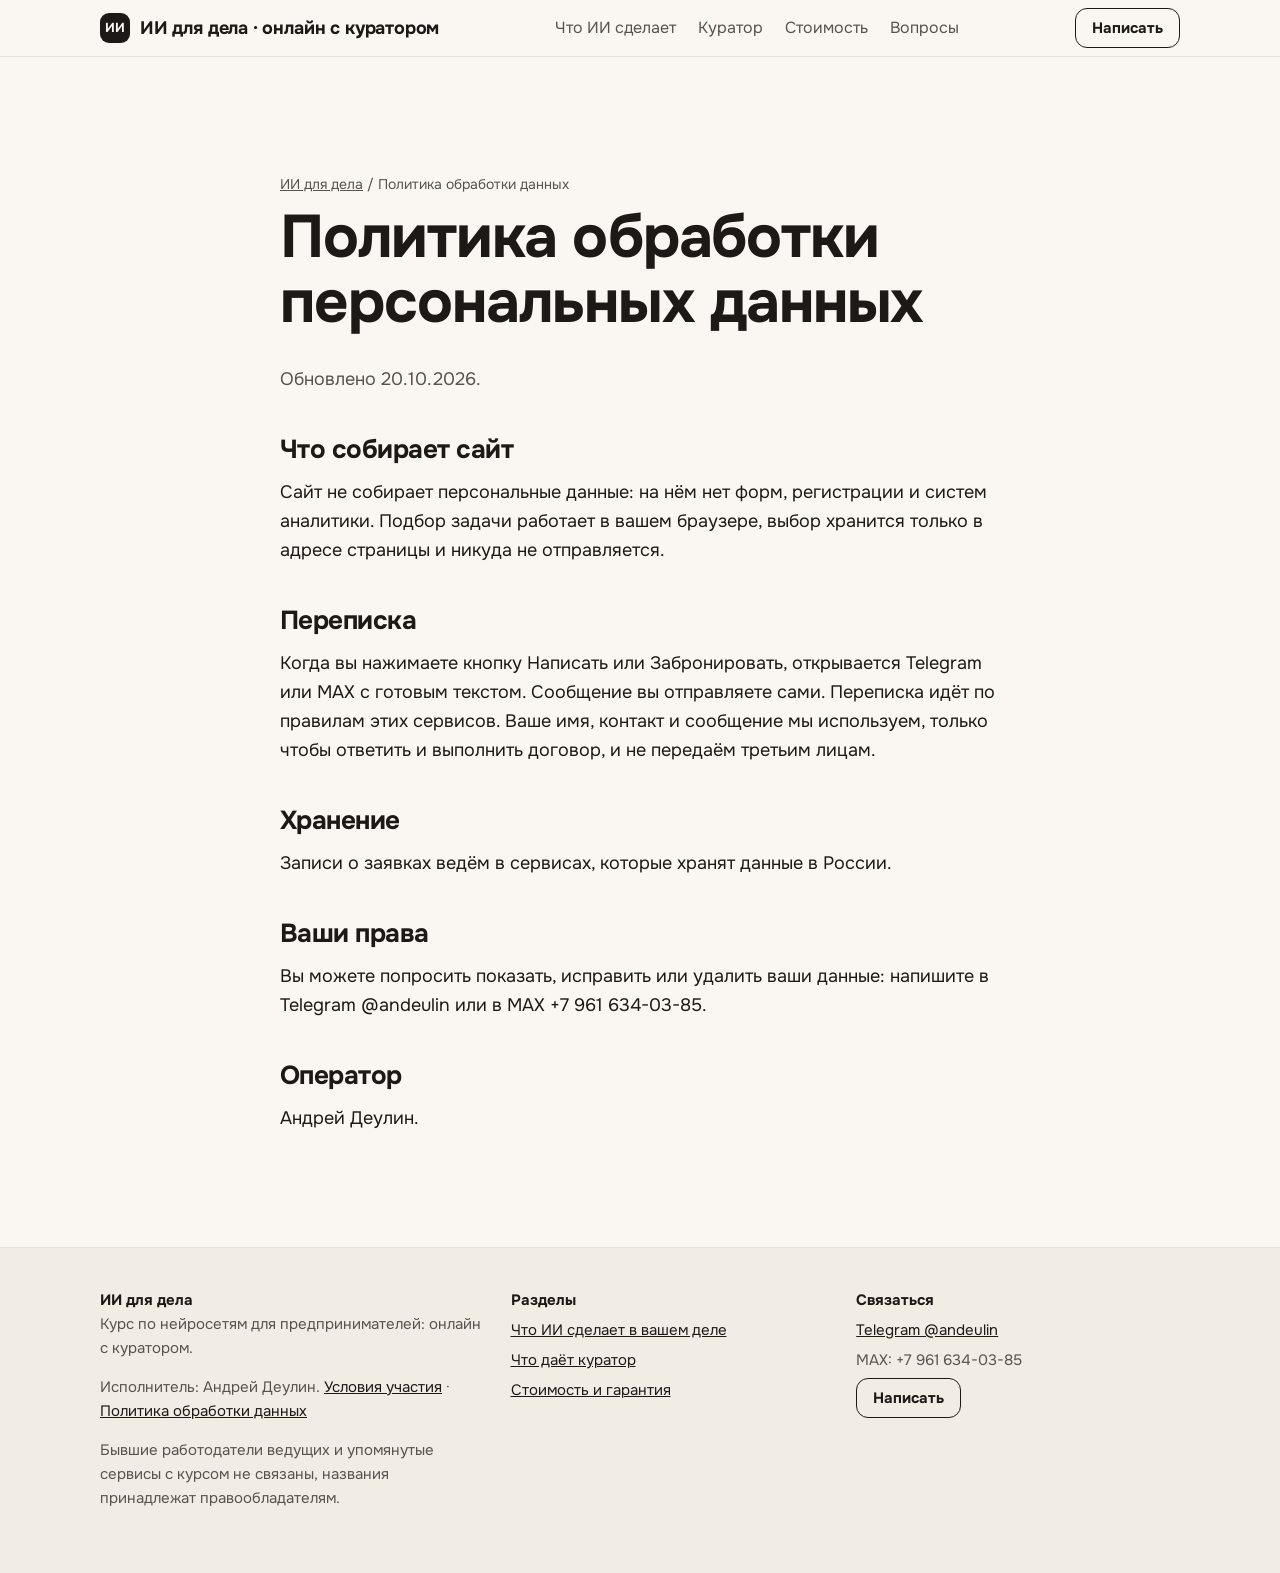
<file: politika/index.html>
<!doctype html>
<html lang="ru">
<head>
<meta charset="utf-8">
<meta name="viewport" content="width=device-width, initial-scale=1, viewport-fit=cover">
<title>Политика обработки персональных данных | ИИ для дела</title>
<meta name="description" content="Как сайт обращается с персональными данными.">
<link rel="canonical" href="https://andeulin.github.io/ii-dlya-dela-moskva/politika/">
<meta property="og:type" content="website">
<meta property="og:locale" content="ru_RU">
<meta property="og:title" content="Политика обработки персональных данных | ИИ для дела">
<meta property="og:description" content="Как сайт обращается с персональными данными.">
<meta property="og:url" content="https://andeulin.github.io/ii-dlya-dela-moskva/politika/">
<meta name="theme-color" content="#FAF7F2">
<link rel="icon" href="../assets/favicon.svg" type="image/svg+xml">
<link rel="preload" href="../assets/fonts/onest-cyrillic.woff2" as="font" type="font/woff2" crossorigin>
<link rel="stylesheet" href="../assets/site.css">

</head>
<body>
<a class="sr" href="#main">К содержанию</a>
<header class="hdr"><div class="wrap"><a class="logo" href="../"><span class="logo-mark">ИИ</span>ИИ для дела · онлайн с куратором</a><nav class="nav" aria-label="Разделы"><a href="#podbor">Что ИИ сделает</a><a href="#kurator">Куратор</a><a href="#price">Стоимость</a><a href="#faq">Вопросы</a></nav><button type="button" class="btn btn-line btn-sm" data-write="Здравствуйте, Андрей! Вопрос про курс ИИ для дела: " data-where="header">Написать</button></div></header>
<main id="main">
<section class="sec"><div class="wrap narrow doc">
<div class="crumbs"><a href="../">ИИ для дела</a> / Политика обработки данных</div>
<h1>Политика обработки персональных данных</h1>
<p class="muted">Обновлено 20.10.2026.</p>
<h2>Что собирает сайт</h2><p>Сайт не собирает персональные данные: на нём нет форм, регистрации и систем аналитики. Подбор задачи работает в вашем браузере, выбор хранится только в адресе страницы и никуда не отправляется.</p>
<h2>Переписка</h2><p>Когда вы нажимаете кнопку Написать или Забронировать, открывается Telegram или MAX с готовым текстом. Сообщение вы отправляете сами. Переписка идёт по правилам этих сервисов. Ваше имя, контакт и сообщение мы используем, только чтобы ответить и выполнить договор, и не передаём третьим лицам.</p>
<h2>Хранение</h2><p>Записи о заявках ведём в сервисах, которые хранят данные в России.</p>
<h2>Ваши права</h2><p>Вы можете попросить показать, исправить или удалить ваши данные: напишите в Telegram @andeulin или в MAX +7 961 634-03-85.</p>
<h2>Оператор</h2><p>Андрей Деулин.</p>
</div></section>
</main>
<footer class="ftr"><div class="wrap ftr-grid">
<div><p><b>ИИ для дела</b><br>Курс по нейросетям для предпринимателей: онлайн с куратором.</p>
<p>Исполнитель: Андрей Деулин. <a href="../usloviya/">Условия участия</a> · <a href="../politika/">Политика обработки данных</a></p>
<p class="small">Бывшие работодатели ведущих и упомянутые сервисы с курсом не связаны, названия принадлежат правообладателям.</p></div>
<div><b>Разделы</b><ul><li><a href="#podbor">Что ИИ сделает в вашем деле</a></li><li><a href="#kurator">Что даёт куратор</a></li><li><a href="#price">Стоимость и гарантия</a></li></ul></div>
<div><b>Связаться</b><ul><li><a href="https://t.me/andeulin" target="_blank" rel="noopener">Telegram @andeulin</a></li><li>MAX: +7 961 634-03-85</li><li><button type="button" class="btn btn-line btn-sm" data-write="Здравствуйте, Андрей! Вопрос про курс ИИ для дела: " data-where="footer">Написать</button></li></ul></div>
</div></footer>
<div class="dock" aria-hidden="false"><button type="button" class="btn btn-main" data-write="Здравствуйте, Андрей! Хочу на онлайн-курс ИИ для дела с куратором, старт 23 ноября. Моя задача: " data-where="dock">Забронировать место</button><button type="button" class="btn btn-line btn-chat" data-write="Здравствуйте, Андрей! Вопрос про курс ИИ для дела: " data-where="dock" aria-label="Написать"><svg class="ic" width="22" height="22" viewBox="0 0 24 24" fill="none" stroke="currentColor" stroke-width="1.8" stroke-linecap="round" stroke-linejoin="round" aria-hidden="true"><path d="M21 12a8 8 0 0 1-11.6 7.1L4 20l1-4.6A8 8 0 1 1 21 12z"/></svg></button></div>
<div class="sheet-bg"></div>
<div class="sheet" role="dialog" aria-modal="true" aria-label="Написать" aria-hidden="true">
<button class="x" type="button" aria-label="Закрыть">×</button>
<h3>Напишите Андрею</h3>
<p class="small muted">Отвечаем лично. Текст сообщения уже готов, допишите свою задачу.</p>
<div class="msg"></div>
<div class="row">
<a class="btn btn-main js-tg" href="https://t.me/andeulin" target="_blank" rel="noopener"><svg width="20" height="20" viewBox="0 0 24 24" fill="currentColor" aria-hidden="true"><path d="M21.4 4.3 2.9 11.4c-1.3.5-1.2 1.2-.2 1.5l4.7 1.5 1.8 5.6c.2.6.4.8.9.8.4 0 .6-.2.9-.4l2.3-2.2 4.7 3.5c.9.5 1.5.2 1.7-.8l3.1-14.5c.3-1.3-.5-1.9-1.4-1.6zM9.3 14.3l8.4-7.6c.4-.3-.1-.5-.6-.2L7.5 13.5l-.1.1"/></svg> Написать в Telegram</a>
<button class="btn btn-line js-max" type="button">Написать в MAX</button>
</div>
<div class="max-info">Текст скопирован. В MAX найдите контакт по номеру <b>+7 961 634-03-85</b> и вставьте сообщение. <button class="linkbtn js-copy-phone" type="button">Скопировать номер</button></div>
</div>
<script>window.SITE={"tg": "andeulin", "maxPhone": "+79616340385", "maxPhoneView": "+7 961 634-03-85", "site": "msk", "defaultText": "Здравствуйте, Андрей! Вопрос про курс ИИ для дела: ", "courseTitle": "Довести до работы с куратором: 6 встреч", "courseText": "39 000 ₽, онлайн небольшой группой с 23 ноября: помогаем на занятии, проверяем каждое задание, отвечаем в чате. Возврат 100% по гарантии.", "writePrefix": "Здравствуйте, Андрей! Подобрал на сайте ИИ для дела (Москва, с куратором)", "taskBase": "https://andeulin.github.io/ii-dlya-dela/zadachi/"};</script>
<script src="../assets/site.js" defer></script>
</body>
</html>
</file>
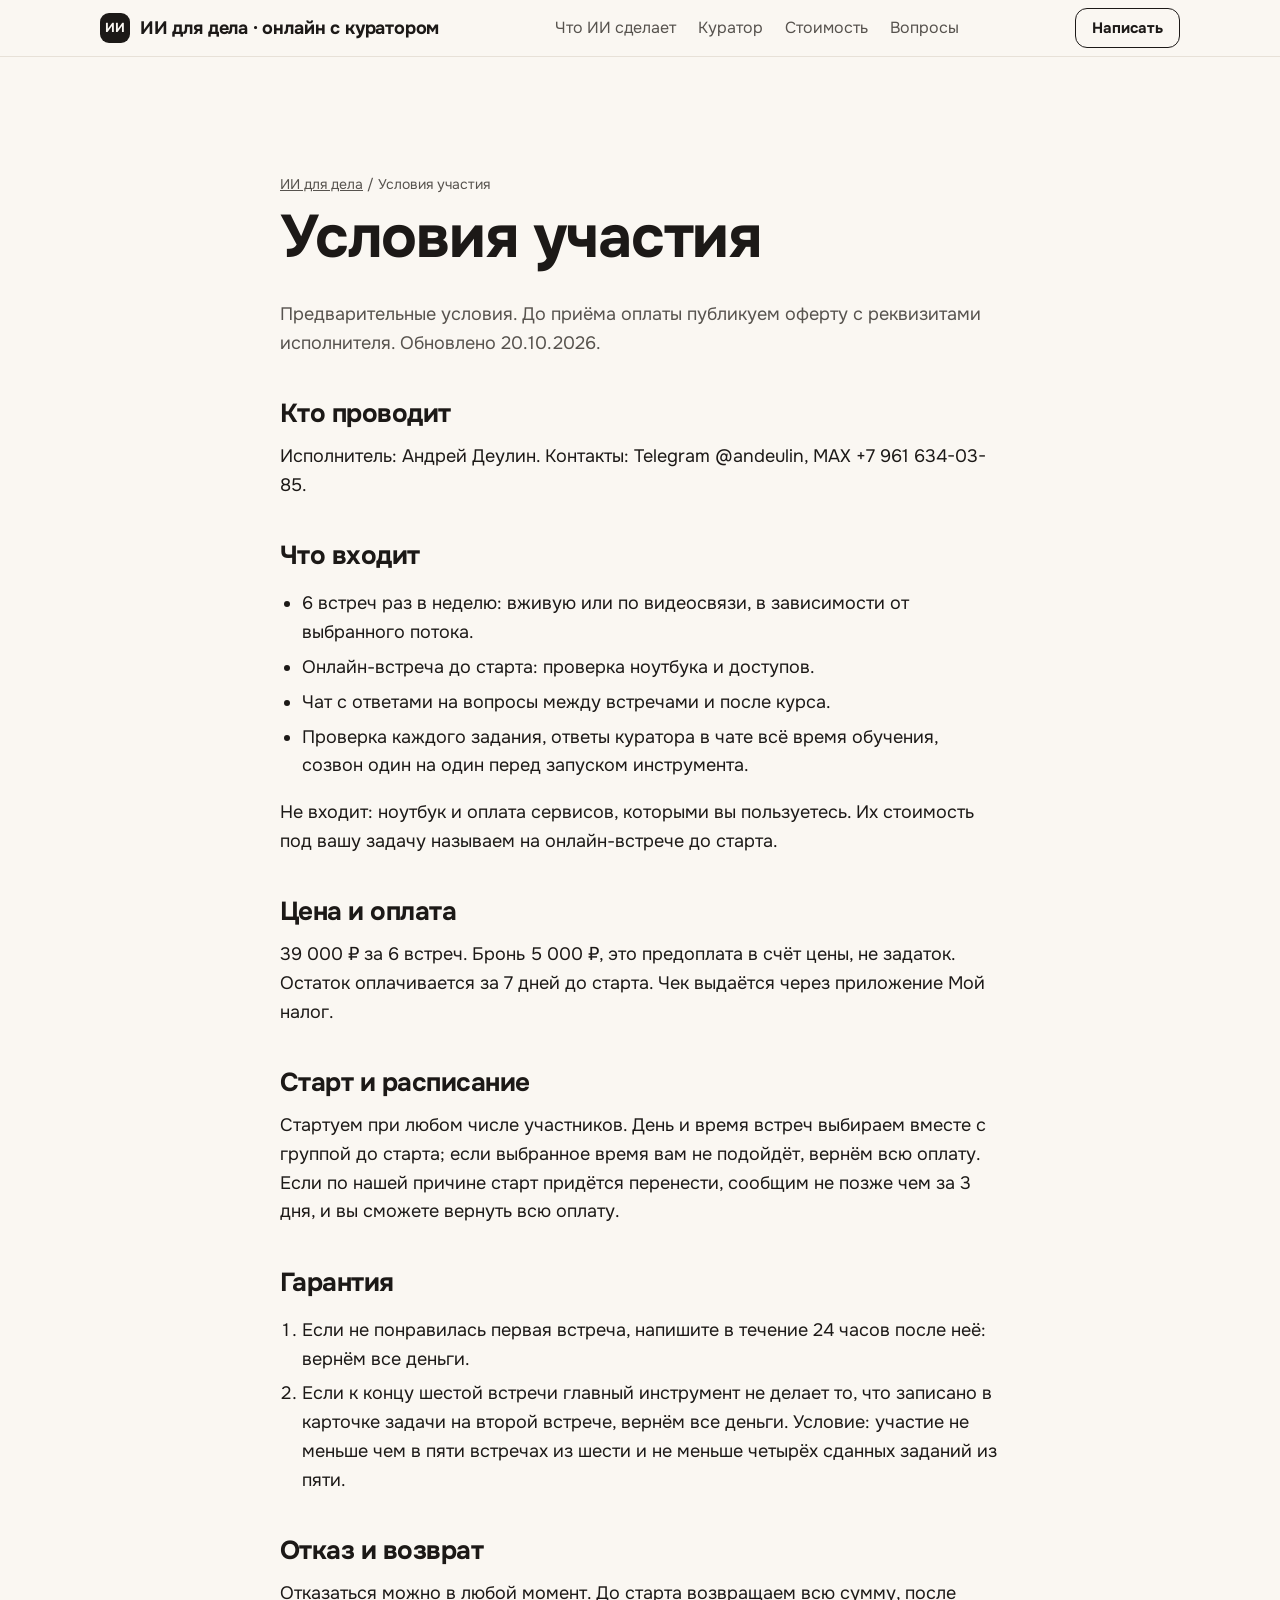
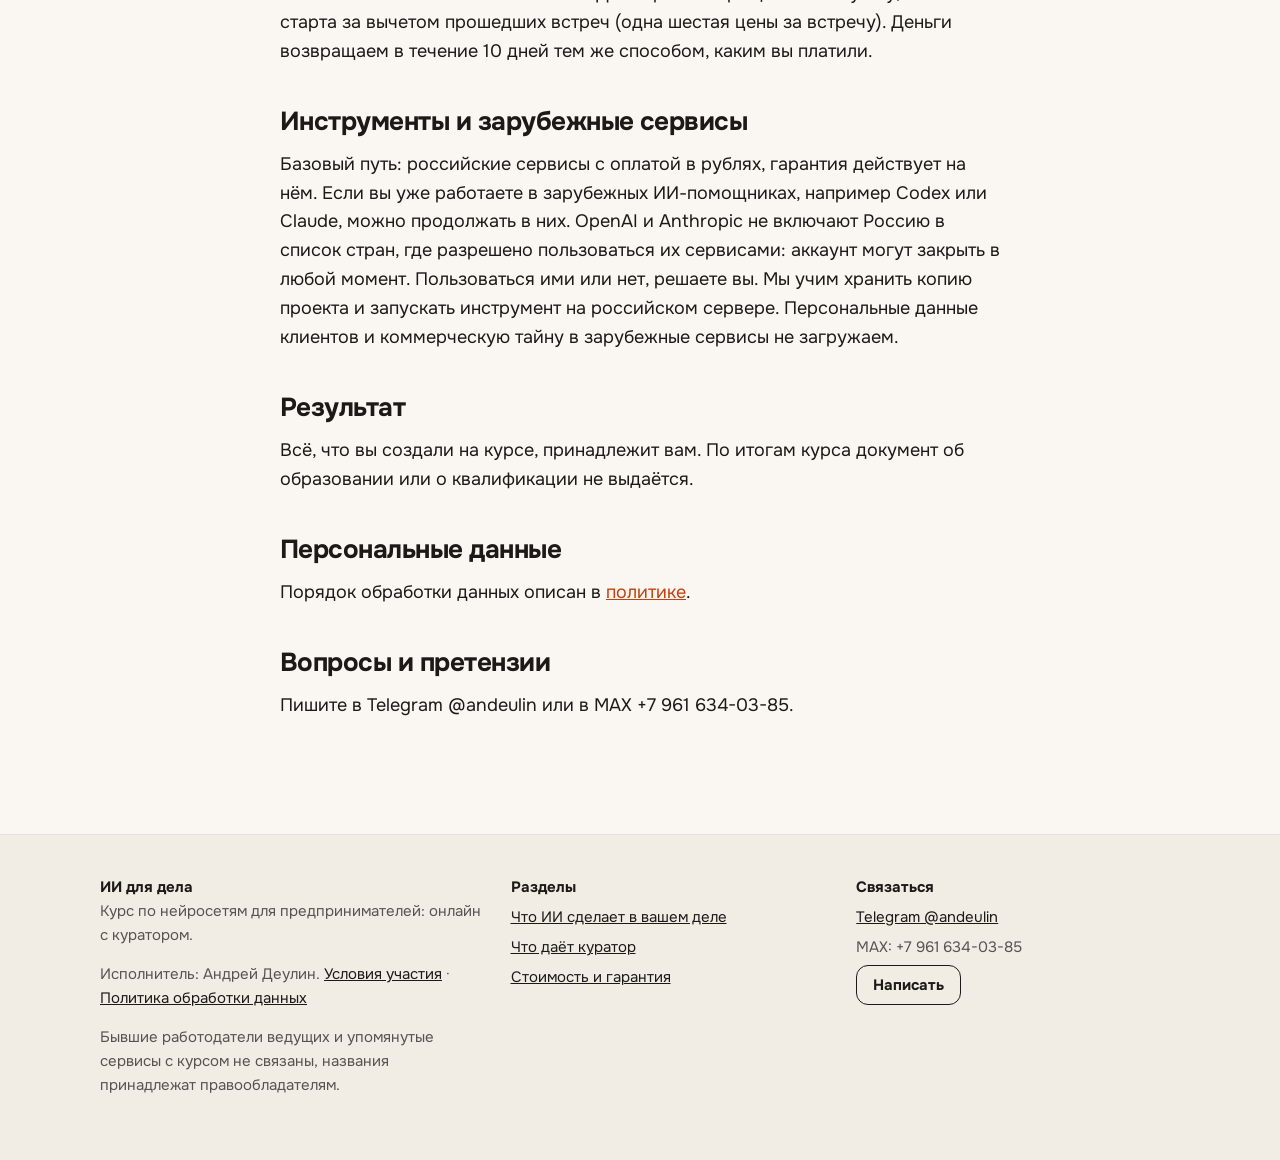
<file: usloviya/index.html>
<!doctype html>
<html lang="ru">
<head>
<meta charset="utf-8">
<meta name="viewport" content="width=device-width, initial-scale=1, viewport-fit=cover">
<title>Условия участия | ИИ для дела, онлайн с куратором</title>
<meta name="description" content="Условия участия в онлайн-курсе с куратором: цена, бронь, гарантия, возврат.">
<link rel="canonical" href="https://andeulin.github.io/ii-dlya-dela-moskva/usloviya/">
<meta property="og:type" content="website">
<meta property="og:locale" content="ru_RU">
<meta property="og:title" content="Условия участия | ИИ для дела, онлайн с куратором">
<meta property="og:description" content="Условия участия в онлайн-курсе с куратором: цена, бронь, гарантия, возврат.">
<meta property="og:url" content="https://andeulin.github.io/ii-dlya-dela-moskva/usloviya/">
<meta name="theme-color" content="#FAF7F2">
<link rel="icon" href="../assets/favicon.svg" type="image/svg+xml">
<link rel="preload" href="../assets/fonts/onest-cyrillic.woff2" as="font" type="font/woff2" crossorigin>
<link rel="stylesheet" href="../assets/site.css">

</head>
<body>
<a class="sr" href="#main">К содержанию</a>
<header class="hdr"><div class="wrap"><a class="logo" href="../"><span class="logo-mark">ИИ</span>ИИ для дела · онлайн с куратором</a><nav class="nav" aria-label="Разделы"><a href="#podbor">Что ИИ сделает</a><a href="#kurator">Куратор</a><a href="#price">Стоимость</a><a href="#faq">Вопросы</a></nav><button type="button" class="btn btn-line btn-sm" data-write="Здравствуйте, Андрей! Вопрос про курс ИИ для дела: " data-where="header">Написать</button></div></header>
<main id="main">
<section class="sec"><div class="wrap narrow doc">
<div class="crumbs"><a href="../">ИИ для дела</a> / Условия участия</div>
<h1>Условия участия</h1>
<p class="muted">Предварительные условия. До приёма оплаты публикуем оферту с реквизитами исполнителя. Обновлено 20.10.2026.</p>
<h2>Кто проводит</h2><p>Исполнитель: Андрей Деулин. Контакты: Telegram @andeulin, MAX +7 961 634-03-85.</p>
<h2>Что входит</h2><ul><li>6 встреч раз в неделю: вживую или по видеосвязи, в зависимости от выбранного потока.</li><li>Онлайн-встреча до старта: проверка ноутбука и доступов.</li><li>Чат с ответами на вопросы между встречами и после курса.</li><li>Проверка каждого задания, ответы куратора в чате всё время обучения, созвон один на один перед запуском инструмента.</li></ul>
<p>Не входит: ноутбук и оплата сервисов, которыми вы пользуетесь. Их стоимость под вашу задачу называем на онлайн-встрече до старта.</p>
<h2>Цена и оплата</h2><p>39 000 ₽ за 6 встреч. Бронь 5 000 ₽, это предоплата в счёт цены, не задаток. Остаток оплачивается за 7 дней до старта. Чек выдаётся через приложение Мой налог.</p>
<h2>Старт и расписание</h2><p>Стартуем при любом числе участников. День и время встреч выбираем вместе с группой до старта; если выбранное время вам не подойдёт, вернём всю оплату. Если по нашей причине старт придётся перенести, сообщим не позже чем за 3 дня, и вы сможете вернуть всю оплату.</p>
<h2>Гарантия</h2><ol><li>Если не понравилась первая встреча, напишите в течение 24 часов после неё: вернём все деньги.</li><li>Если к концу шестой встречи главный инструмент не делает то, что записано в карточке задачи на второй встрече, вернём все деньги. Условие: участие не меньше чем в пяти встречах из шести и не меньше четырёх сданных заданий из пяти.</li></ol>
<h2>Отказ и возврат</h2><p>Отказаться можно в любой момент. До старта возвращаем всю сумму, после старта за вычетом прошедших встреч (одна шестая цены за встречу). Деньги возвращаем в течение 10 дней тем же способом, каким вы платили.</p>
<h2>Инструменты и зарубежные сервисы</h2><p>Базовый путь: российские сервисы с оплатой в рублях, гарантия действует на нём. Если вы уже работаете в зарубежных ИИ-помощниках, например Codex или Claude, можно продолжать в них. OpenAI и Anthropic не включают Россию в список стран, где разрешено пользоваться их сервисами: аккаунт могут закрыть в любой момент. Пользоваться ими или нет, решаете вы. Мы учим хранить копию проекта и запускать инструмент на российском сервере. Персональные данные клиентов и коммерческую тайну в зарубежные сервисы не загружаем.</p>
<h2>Результат</h2><p>Всё, что вы создали на курсе, принадлежит вам. По итогам курса документ об образовании или о квалификации не выдаётся.</p>
<h2>Персональные данные</h2><p>Порядок обработки данных описан в <a href="../politika/">политике</a>.</p>
<h2>Вопросы и претензии</h2><p>Пишите в Telegram @andeulin или в MAX +7 961 634-03-85.</p>
</div></section>
</main>
<footer class="ftr"><div class="wrap ftr-grid">
<div><p><b>ИИ для дела</b><br>Курс по нейросетям для предпринимателей: онлайн с куратором.</p>
<p>Исполнитель: Андрей Деулин. <a href="../usloviya/">Условия участия</a> · <a href="../politika/">Политика обработки данных</a></p>
<p class="small">Бывшие работодатели ведущих и упомянутые сервисы с курсом не связаны, названия принадлежат правообладателям.</p></div>
<div><b>Разделы</b><ul><li><a href="#podbor">Что ИИ сделает в вашем деле</a></li><li><a href="#kurator">Что даёт куратор</a></li><li><a href="#price">Стоимость и гарантия</a></li></ul></div>
<div><b>Связаться</b><ul><li><a href="https://t.me/andeulin" target="_blank" rel="noopener">Telegram @andeulin</a></li><li>MAX: +7 961 634-03-85</li><li><button type="button" class="btn btn-line btn-sm" data-write="Здравствуйте, Андрей! Вопрос про курс ИИ для дела: " data-where="footer">Написать</button></li></ul></div>
</div></footer>
<div class="dock" aria-hidden="false"><button type="button" class="btn btn-main" data-write="Здравствуйте, Андрей! Хочу на онлайн-курс ИИ для дела с куратором, старт 23 ноября. Моя задача: " data-where="dock">Забронировать место</button><button type="button" class="btn btn-line btn-chat" data-write="Здравствуйте, Андрей! Вопрос про курс ИИ для дела: " data-where="dock" aria-label="Написать"><svg class="ic" width="22" height="22" viewBox="0 0 24 24" fill="none" stroke="currentColor" stroke-width="1.8" stroke-linecap="round" stroke-linejoin="round" aria-hidden="true"><path d="M21 12a8 8 0 0 1-11.6 7.1L4 20l1-4.6A8 8 0 1 1 21 12z"/></svg></button></div>
<div class="sheet-bg"></div>
<div class="sheet" role="dialog" aria-modal="true" aria-label="Написать" aria-hidden="true">
<button class="x" type="button" aria-label="Закрыть">×</button>
<h3>Напишите Андрею</h3>
<p class="small muted">Отвечаем лично. Текст сообщения уже готов, допишите свою задачу.</p>
<div class="msg"></div>
<div class="row">
<a class="btn btn-main js-tg" href="https://t.me/andeulin" target="_blank" rel="noopener"><svg width="20" height="20" viewBox="0 0 24 24" fill="currentColor" aria-hidden="true"><path d="M21.4 4.3 2.9 11.4c-1.3.5-1.2 1.2-.2 1.5l4.7 1.5 1.8 5.6c.2.6.4.8.9.8.4 0 .6-.2.9-.4l2.3-2.2 4.7 3.5c.9.5 1.5.2 1.7-.8l3.1-14.5c.3-1.3-.5-1.9-1.4-1.6zM9.3 14.3l8.4-7.6c.4-.3-.1-.5-.6-.2L7.5 13.5l-.1.1"/></svg> Написать в Telegram</a>
<button class="btn btn-line js-max" type="button">Написать в MAX</button>
</div>
<div class="max-info">Текст скопирован. В MAX найдите контакт по номеру <b>+7 961 634-03-85</b> и вставьте сообщение. <button class="linkbtn js-copy-phone" type="button">Скопировать номер</button></div>
</div>
<script>window.SITE={"tg": "andeulin", "maxPhone": "+79616340385", "maxPhoneView": "+7 961 634-03-85", "site": "msk", "defaultText": "Здравствуйте, Андрей! Вопрос про курс ИИ для дела: ", "courseTitle": "Довести до работы с куратором: 6 встреч", "courseText": "39 000 ₽, онлайн небольшой группой с 23 ноября: помогаем на занятии, проверяем каждое задание, отвечаем в чате. Возврат 100% по гарантии.", "writePrefix": "Здравствуйте, Андрей! Подобрал на сайте ИИ для дела (Москва, с куратором)", "taskBase": "https://andeulin.github.io/ii-dlya-dela/zadachi/"};</script>
<script src="../assets/site.js" defer></script>
</body>
</html>
</file>
<file: assets/site.css>
/* ИИ для дела. Концепция «Рабочий стол предпринимателя»: тёплая бумага, тёмные чернила, один терракотовый цвет покупки. */
@font-face{font-family:Onest;font-style:normal;font-weight:100 900;font-display:swap;src:url(fonts/onest-cyrillic.woff2) format("woff2");unicode-range:U+0301,U+0400-045F,U+0490-0491,U+04B0-04B1,U+2116}
@font-face{font-family:Onest;font-style:normal;font-weight:100 900;font-display:swap;src:url(fonts/onest-latin.woff2) format("woff2");unicode-range:U+0000-00FF,U+0131,U+0152-0153,U+02BB-02BC,U+02C6,U+02DA,U+02DC,U+0304,U+0308,U+0329,U+2000-206F,U+20AC,U+2122,U+2191,U+2193,U+2212,U+2215,U+FEFF,U+FFFD}
@font-face{font-family:OnestFallback;src:local("Arial");size-adjust:104%;ascent-override:94%;descent-override:24%}

:root{
  color-scheme:light;
  --paper:#FAF7F2; --paper-2:#F2EDE4; --card:#FFFFFF; --line:#E7E1D8;
  --ink:#1C1917; --ink-2:#57534E; --accent:#C2410C; --accent-hover:#9A3412;
  --ok:#166534; --marker:#FDE68A; --dark:#1C1917; --dark-ink:#F5F0E8; --dark-ink-2:#B8AFA4;
  --r-btn:12px; --r-card:16px; --r-panel:24px;
  --shadow:0 1px 2px rgba(28,25,23,.06),0 12px 32px rgba(28,25,23,.10);
  --wrap:1120px; --pad:20px;
  --f:Onest,OnestFallback,Arial,sans-serif;
}
*{box-sizing:border-box}
html{-webkit-text-size-adjust:100%;scroll-behavior:smooth}
@media (prefers-reduced-motion:reduce){html{scroll-behavior:auto}*{transition:none!important;animation:none!important}}
body{margin:0;background:var(--paper);color:var(--ink);font:400 17px/1.55 var(--f);overflow-x:hidden}
@media (min-width:900px){body{font-size:18px;line-height:1.6}}
img,svg{max-width:100%;display:block}
a{color:var(--accent)}
a:hover{color:var(--accent-hover)}
:focus-visible{outline:3px solid var(--accent);outline-offset:2px;border-radius:6px}
.wrap{max-width:var(--wrap);margin:0 auto;padding:0 var(--pad)}
.narrow{max-width:760px}
h1,h2,h3{font-weight:700;letter-spacing:-.02em;margin:0 0 .5em}
h1{font-size:clamp(34px,6vw,60px);line-height:1.08}
h2{font-size:clamp(27px,4vw,42px);line-height:1.15}
h3{font-size:clamp(20px,2.2vw,24px);line-height:1.3;letter-spacing:-.01em}
p{margin:0 0 1em}
.muted{color:var(--ink-2)}
.small{font-size:15px}
mark{background:var(--marker);color:inherit;padding:0 .15em;border-radius:3px}
.sec{padding:56px 0}
@media (min-width:900px){.sec{padding:96px 0}}
.sec.alt{background:var(--paper-2)}
.eyebrow{display:inline-block;font-size:15px;font-weight:700;color:var(--ink-2);letter-spacing:.02em;margin-bottom:14px}
.lead{font-size:clamp(18px,2vw,21px);color:var(--ink);max-width:62ch}

/* Шапка */
.hdr{position:sticky;top:0;z-index:30;background:rgba(250,247,242,.92);backdrop-filter:saturate(1.2) blur(8px);border-bottom:1px solid var(--line)}
.hdr .wrap{display:flex;align-items:center;justify-content:space-between;height:56px;gap:12px}
.logo{display:flex;align-items:center;gap:10px;font-weight:700;font-size:18px;color:var(--ink);text-decoration:none;letter-spacing:-.01em}
.logo-mark{width:30px;height:30px;border-radius:9px;background:var(--ink);color:var(--paper);display:grid;place-items:center;font-size:13px;font-weight:700}
.nav{display:none;gap:22px}
.nav a{color:var(--ink-2);text-decoration:none;font-size:16px}
.nav a:hover{color:var(--ink)}
@media (min-width:900px){.nav{display:flex}}

/* Кнопки */
.btn{display:inline-flex;align-items:center;justify-content:center;gap:10px;min-height:52px;padding:0 22px;border-radius:var(--r-btn);font:700 17px/1.2 var(--f);text-decoration:none;cursor:pointer;border:1.5px solid transparent;transition:background .15s,transform .15s,color .15s;text-align:center}
.btn:active{transform:translateY(1px)}
.btn-main{background:var(--accent);color:#fff}
.btn-main:hover{background:var(--accent-hover);color:#fff}
.btn-line{background:transparent;border-color:var(--ink);color:var(--ink)}
.btn-line:hover{background:var(--ink);color:var(--paper)}
.btn-sm{min-height:40px;padding:0 16px;font-size:15px}
.btn-block{width:100%}
@media (min-width:600px){.btn-block{width:auto}}
.btn .arr{transition:transform .15s}
.btn:hover .arr{transform:translateX(3px)}
.linkbtn{background:none;border:0;padding:0;font:inherit;color:var(--accent);text-decoration:underline;cursor:pointer}

/* Первый экран */
.hero{padding:28px 0 40px}
@media (min-width:900px){.hero{padding:64px 0 72px}}
.hero-grid{display:grid;gap:36px}
@media (min-width:980px){.hero-grid{grid-template-columns:1.15fr .85fr;align-items:center;gap:56px}}
.hero .lead{margin-bottom:22px}
.chips{display:flex;flex-wrap:wrap;gap:8px;margin:0 0 22px;padding:0;list-style:none}
.chip{display:inline-flex;align-items:center;gap:7px;padding:8px 13px;border-radius:999px;background:var(--paper-2);font-size:15px;line-height:1.2}
.chip b{font-weight:700}
.chip.dark{background:var(--dark);color:var(--dark-ink)}
.chip .ok{color:var(--ok)}
.cta-row{display:flex;flex-direction:column;gap:10px;margin-bottom:12px}
@media (min-width:600px){.cta-row{flex-direction:row;flex-wrap:wrap}}
.guar-line{font-size:15px;color:var(--ink-2);margin:0}
.guar-line details{display:inline}
.guar-line summary{display:inline;cursor:pointer;color:var(--ink);text-decoration:underline}
.guar-line summary::-webkit-details-marker{display:none}
.guar-pop{margin-top:10px;padding:14px 16px;background:var(--card);border:1px solid var(--line);border-radius:var(--r-card);color:var(--ink);font-size:15px}

/* Карточки форматов */
.formats{display:grid;gap:12px;margin-top:26px}
@media (min-width:600px){.formats{grid-template-columns:1fr 1fr}}
.fmt{display:block;padding:18px 18px 16px;background:var(--card);border:1px solid var(--line);border-radius:var(--r-card);text-decoration:none;color:var(--ink);transition:border-color .15s,transform .15s}
.fmt:hover{border-color:var(--ink);transform:translateY(-2px);color:var(--ink)}
.fmt-top{display:flex;justify-content:space-between;align-items:baseline;gap:8px;margin-bottom:6px}
.fmt-name{font-weight:700;font-size:18px}
.fmt-date{font-size:15px;color:var(--accent);font-weight:700;white-space:nowrap}
.fmt p{margin:0;color:var(--ink-2);font-size:15px}
.fmt .more{display:inline-block;margin-top:10px;font-weight:700;font-size:15px;color:var(--ink)}

/* Макеты «рабочего стола» */
.desk{position:relative;padding-bottom:140px}
.mock{background:var(--card);border:1px solid var(--line);border-radius:var(--r-card);box-shadow:var(--shadow);padding:14px 16px;font-size:15px}
.mock-chat{max-width:340px;margin-left:auto}
.mock-title{display:flex;align-items:center;gap:8px;font-weight:700;font-size:14px;color:var(--ink-2);margin-bottom:10px}
.mock-title .dot{width:8px;height:8px;border-radius:50%;background:var(--ok)}
.bub{padding:9px 12px;border-radius:14px;margin:6px 0;max-width:86%;line-height:1.35}
.bub.in{background:var(--paper-2);border-bottom-left-radius:4px}
.bub.out{background:#FFF1E8;margin-left:auto;border-bottom-right-radius:4px}
.bub-btns{display:flex;gap:6px;margin-top:8px}
.bub-btns span{flex:1;text-align:center;padding:6px 8px;border:1px solid var(--line);border-radius:10px;font-size:13px;font-weight:700;background:#fff}
.mock-sum{position:absolute;left:-14px;bottom:0;width:250px;transform:rotate(-2.5deg)}
.mock-sum table{width:100%;border-collapse:collapse;font-size:14px}
.mock-sum td{padding:4px 0;border-bottom:1px dashed var(--line)}
.mock-sum td:last-child{text-align:right;font-weight:700;font-variant-numeric:tabular-nums}
.up{color:var(--ok)}.dn{color:var(--accent)}
.mock-note{position:absolute;right:8px;bottom:-12px;background:var(--marker);padding:8px 12px;border-radius:10px;font-size:14px;font-weight:700;transform:rotate(2deg)}
@media (max-width:979px){.desk{padding-bottom:0;display:grid;gap:14px}.mock-sum,.mock-note{position:static;transform:none;width:auto}.mock-chat{margin:0}}

/* Как это просто: три шага */
.steps3{display:grid;gap:12px;margin-top:22px}
@media (min-width:800px){.steps3{grid-template-columns:repeat(3,1fr)}}
.step{background:var(--card);border:1px solid var(--line);border-radius:var(--r-card);padding:18px}
.step-n{display:inline-grid;place-items:center;width:30px;height:30px;border-radius:50%;background:var(--ink);color:var(--paper);font-weight:700;font-size:15px;margin-bottom:10px}
.step q{display:block;quotes:none;margin-top:8px;padding:10px 12px;background:var(--paper-2);border-radius:10px;font-size:15px}

/* Подбор */
.picker{background:var(--card);border:1px solid var(--line);border-radius:var(--r-panel);padding:22px 18px;margin-top:26px}
@media (min-width:800px){.picker{padding:32px}}
.pk-head{display:flex;justify-content:space-between;align-items:center;gap:10px;margin-bottom:8px;font-size:15px;color:var(--ink-2)}
.pk-bar{height:4px;background:var(--paper-2);border-radius:4px;overflow:hidden;margin-bottom:18px}
.pk-bar i{display:block;height:100%;width:33%;background:var(--accent);transition:width .25s}
.pk-q{font-size:22px;font-weight:700;margin:0 0 6px;letter-spacing:-.01em}
.pk-hint{font-size:15px;color:var(--ink-2);margin:0 0 16px}
.pk-opts{display:grid;grid-template-columns:1fr 1fr;gap:8px}
@media (min-width:800px){.pk-opts{grid-template-columns:repeat(3,1fr)}}
.opt{display:flex;align-items:center;gap:10px;min-height:52px;padding:10px 14px;border:1.5px solid var(--line);border-radius:14px;background:var(--paper);font:400 16px/1.25 var(--f);color:var(--ink);cursor:pointer;text-align:left;transition:border-color .15s,background .15s}
.opt:hover{border-color:var(--ink)}
.opt[aria-pressed=true]{border-color:var(--accent);background:#FFF1E8}
.opt .ic{flex:0 0 22px;color:var(--ink-2)}
.pk-nav{display:flex;justify-content:space-between;align-items:center;gap:12px;margin-top:18px}
.pk-res{display:none}
.pk-res.on{display:block}
.res-card{border:1px solid var(--line);border-radius:var(--r-card);padding:18px;margin:12px 0;background:var(--paper)}
.res-card h3{margin-bottom:6px}
.layer{margin-top:14px;padding-top:14px;border-top:1px dashed var(--line)}
.layer-t{font-size:14px;font-weight:700;letter-spacing:.03em;color:var(--ink-2);margin-bottom:6px}
.layer ol{margin:0;padding-left:20px}
.layer details summary{cursor:pointer;font-size:14px;font-weight:700;letter-spacing:.03em;color:var(--accent);list-style:none}
.layer details summary::-webkit-details-marker{display:none}
.layer details summary::after{content:" ▾"}
.layer details[open] summary::after{content:" ▴"}
.layer details[open] summary{margin-bottom:8px}
.layer li{margin:4px 0}
.prompt{position:relative;margin-top:10px;padding:12px 14px 44px;background:#fff;border:1px solid var(--line);border-radius:12px;font-size:15px;line-height:1.45}
.prompt .copy{position:absolute;right:10px;bottom:8px}
.errs{font-size:15px;color:var(--ink-2)}
.errs b{color:var(--accent)}
.course-box{margin-top:18px;padding:18px;border-radius:var(--r-card);background:var(--dark);color:var(--dark-ink)}
.course-box p{color:var(--dark-ink-2)}
.course-box .btn-line{border-color:var(--dark-ink);color:var(--dark-ink)}
.course-box .btn-line:hover{background:var(--dark-ink);color:var(--dark)}

/* Карточки задач */
.cards{display:grid;gap:12px;margin-top:22px}
@media (min-width:700px){.cards{grid-template-columns:1fr 1fr}}
@media (min-width:1000px){.cards{grid-template-columns:repeat(3,1fr)}}
.card{display:flex;flex-direction:column;background:var(--card);border:1px solid var(--line);border-radius:var(--r-card);padding:18px;text-decoration:none;color:var(--ink);transition:border-color .15s,transform .15s}
a.card:hover{border-color:var(--ink);transform:translateY(-2px);color:var(--ink)}
.card h3{font-size:19px;margin-bottom:6px}
.card p{font-size:15px;color:var(--ink-2);margin:0 0 10px}
.tags{display:flex;flex-wrap:wrap;gap:6px;margin-bottom:10px}
.tag{font-size:13px;padding:3px 9px;border-radius:999px;background:var(--paper-2);color:var(--ink-2)}
.tag.ok{background:#E8F3EC;color:var(--ok);font-weight:700}
.card .go{margin-top:auto;font-weight:700;font-size:15px}

/* Истории-вырезки */
.cuts{display:grid;gap:12px;margin-top:22px}
@media (min-width:800px){.cuts{grid-template-columns:repeat(3,1fr)}}
.cut{background:var(--card);border:1px solid var(--line);border-left:3px solid var(--ok);border-radius:var(--r-card);padding:16px 18px}
.cut-src{font-size:12px;letter-spacing:.06em;text-transform:uppercase;color:var(--ink-2);margin-bottom:8px}
.cut-src a{color:var(--ink-2)}
.cut h3{font-size:18px;margin-bottom:6px}
.cut p{font-size:15px;margin:0 0 8px}
.cut .who{font-size:13px;color:var(--ink-2);margin:0}
.cut.anti{border-left-color:var(--accent)}
.note{font-size:15px;color:var(--ink-2);margin-top:14px}

/* План встреч */
.plan{list-style:none;margin:22px 0 0;padding:0;counter-reset:m}
.plan li{position:relative;padding:14px 0 14px 54px;border-bottom:1px solid var(--line)}
.plan li::before{counter-increment:m;content:counter(m);position:absolute;left:0;top:12px;width:36px;height:36px;border-radius:50%;border:1.5px solid var(--ink);display:grid;place-items:center;font-weight:700}
.plan b{display:block}
.plan span{font-size:15px;color:var(--ink-2)}
.qa-mini{display:grid;gap:12px;margin-top:24px}
@media (min-width:800px){.qa-mini{grid-template-columns:repeat(3,1fr)}}
.qa-mini div{background:var(--card);border:1px solid var(--line);border-radius:var(--r-card);padding:16px}
.qa-mini b{display:block;margin-bottom:4px}
.qa-mini p{margin:0;font-size:15px;color:var(--ink-2)}

/* Ведущий */
.leads{display:grid;gap:16px}
@media (min-width:900px){.leads{grid-template-columns:1fr 1fr}}
.lead-card{background:var(--card);border:1px solid var(--line);border-radius:var(--r-panel);padding:22px}
@media (min-width:800px){.lead-card{padding:28px}}
.lead-top{display:flex;align-items:center;gap:16px;margin-bottom:14px}
.lead-top h3{margin:0 0 4px}
.ava{width:88px;height:88px;border-radius:50%;object-fit:cover;flex:none;background:var(--paper-2);border:1px solid var(--line)}
.role{display:inline-block;font-size:14px;font-weight:700;color:var(--ok)}
.lead-card p{margin:0}
.lead-links{margin-top:12px!important;font-size:15px}

/* Цена */
.price{background:var(--dark);color:var(--dark-ink);border-radius:var(--r-panel);padding:24px 20px;display:grid;gap:24px}
@media (min-width:900px){.price{grid-template-columns:1.1fr .9fr;padding:40px;gap:40px}}
.price h2{color:var(--dark-ink)}
.price .muted{color:var(--dark-ink-2)}
.sum{font-size:clamp(44px,6vw,64px);font-weight:700;letter-spacing:-.02em;font-variant-numeric:tabular-nums;line-height:1}
.sum small{font-size:18px;font-weight:400;color:var(--dark-ink-2);letter-spacing:0}
.inc{list-style:none;padding:0;margin:18px 0}
.inc li{position:relative;padding:6px 0 6px 28px;color:var(--dark-ink)}
.inc li::before{content:"";position:absolute;left:0;top:13px;width:16px;height:9px;border-left:2.5px solid #7BC99A;border-bottom:2.5px solid #7BC99A;transform:rotate(-45deg)}
.dates{display:grid;gap:8px;margin:18px 0;font-size:16px}
.dates div{display:grid;grid-template-columns:minmax(96px,38%) 1fr;gap:12px;border-bottom:1px solid #3A3430;padding-bottom:8px}
.dates b{color:var(--dark-ink)}
.dates span{color:var(--dark-ink-2);text-align:right}
.guar{position:relative;background:var(--paper);color:var(--ink);border-radius:var(--r-card);padding:22px 20px 20px}
.stamp{float:right;margin:-8px -6px 10px 12px;width:76px;height:76px;border-radius:50%;border:2px solid var(--ok);color:var(--ok);display:grid;place-items:center;text-align:center;font-size:12px;font-weight:700;line-height:1.1;transform:rotate(-12deg)}
.stamp b{display:block;font-size:20px}
.guar ol{padding-left:20px;margin:8px 0 12px}
.guar li{margin:6px 0;font-size:16px}
.price .btn-line{border-color:var(--dark-ink);color:var(--dark-ink)}
.price .btn-line:hover{background:var(--dark-ink);color:var(--dark)}

/* Вопросы */
.faq{margin-top:22px;border-top:1px solid var(--line)}
.faq details{border-bottom:1px solid var(--line)}
.faq summary{list-style:none;cursor:pointer;padding:18px 44px 18px 0;position:relative;font-weight:700;font-size:18px}
.faq summary::-webkit-details-marker{display:none}
.faq summary::after{content:"";position:absolute;right:6px;top:50%;width:14px;height:14px;margin-top:-7px;background:linear-gradient(var(--ink),var(--ink)) center/14px 2px no-repeat,linear-gradient(var(--ink),var(--ink)) center/2px 14px no-repeat;transition:transform .2s}
.faq details[open] summary::after{transform:rotate(45deg)}
.faq .ans{padding:0 0 18px;color:var(--ink-2);max-width:68ch}
.faq .ans p:last-child{margin:0}

/* Финал, подвал */
.final{text-align:left}
.ftr{background:var(--paper-2);border-top:1px solid var(--line);padding:40px 0 120px;font-size:15px;color:var(--ink-2)}
@media (min-width:900px){.ftr{padding-bottom:48px}}
.ftr-grid{display:grid;gap:22px}
@media (min-width:800px){.ftr-grid{grid-template-columns:1.2fr 1fr 1fr}}
.ftr a{color:var(--ink)}
.ftr b{color:var(--ink)}
.ftr ul{list-style:none;padding:0;margin:0}
.ftr li{margin:6px 0}

/* Прилипающая полоса на телефоне */
.dock{position:fixed;left:0;right:0;bottom:0;z-index:40;display:flex;gap:8px;padding:10px var(--pad) calc(10px + env(safe-area-inset-bottom));background:rgba(250,247,242,.96);border-top:1px solid var(--line);transform:translateY(110%);transition:transform .2s}
.dock.on{transform:none}
.dock .btn{flex:1;min-height:48px}
.dock .btn-chat{flex:0 0 auto;width:56px;padding:0}
@media (min-width:900px){.dock{display:none}}

/* Шторка «Написать» */
.sheet-bg{position:fixed;inset:0;z-index:50;background:rgba(28,25,23,.45);display:none}
.sheet-bg.on{display:block}
.sheet{visibility:hidden;position:fixed;z-index:51;left:0;right:0;bottom:0;background:var(--paper);border-radius:var(--r-panel) var(--r-panel) 0 0;padding:22px var(--pad) calc(22px + env(safe-area-inset-bottom));transform:translateY(105%);transition:transform .22s;max-height:90vh;overflow:auto}
.sheet.on{transform:none;visibility:visible}
@media (min-width:700px){.sheet{left:50%;right:auto;bottom:auto;top:50%;width:520px;border-radius:var(--r-panel);transform:translate(-50%,-40%);opacity:0;pointer-events:none;transition:transform .2s,opacity .2s}.sheet.on{transform:translate(-50%,-50%);opacity:1;pointer-events:auto}}
.sheet h3{margin-bottom:6px}
.sheet .msg{background:var(--card);border:1px solid var(--line);border-radius:12px;padding:12px 14px;font-size:15px;margin:12px 0}
.sheet .row{display:grid;gap:8px;margin-top:12px}
.sheet .x{position:absolute;right:14px;top:12px;width:40px;height:40px;border:0;background:transparent;font-size:26px;cursor:pointer;color:var(--ink-2)}
.max-info{display:none;margin-top:10px;padding:12px 14px;background:var(--paper-2);border-radius:12px;font-size:15px}
.max-info.on{display:block}
.toast{position:fixed;z-index:60;left:50%;bottom:90px;transform:translateX(-50%);background:var(--ink);color:var(--paper);padding:10px 16px;border-radius:12px;font-size:15px;opacity:0;transition:opacity .2s;pointer-events:none}
.toast.on{opacity:1}

/* Страница задачи и текстовые страницы */
.crumbs{font-size:14px;color:var(--ink-2);margin:20px 0 10px}
.crumbs a{color:var(--ink-2)}
.task-hero{padding:8px 0 24px}
.box{background:var(--card);border:1px solid var(--line);border-radius:var(--r-card);padding:20px;margin:16px 0}
.box h2{font-size:24px}
.doc h2{font-size:26px;margin-top:1.6em}
.doc ul,.doc ol{padding-left:22px}
.doc li{margin:6px 0}
.filters{display:flex;flex-wrap:wrap;gap:8px;margin:18px 0}
.filters .opt{min-height:40px;padding:6px 12px;font-size:15px}
.hide{display:none!important}
.sr{position:absolute;width:1px;height:1px;overflow:hidden;clip:rect(0 0 0 0)}
</file>
